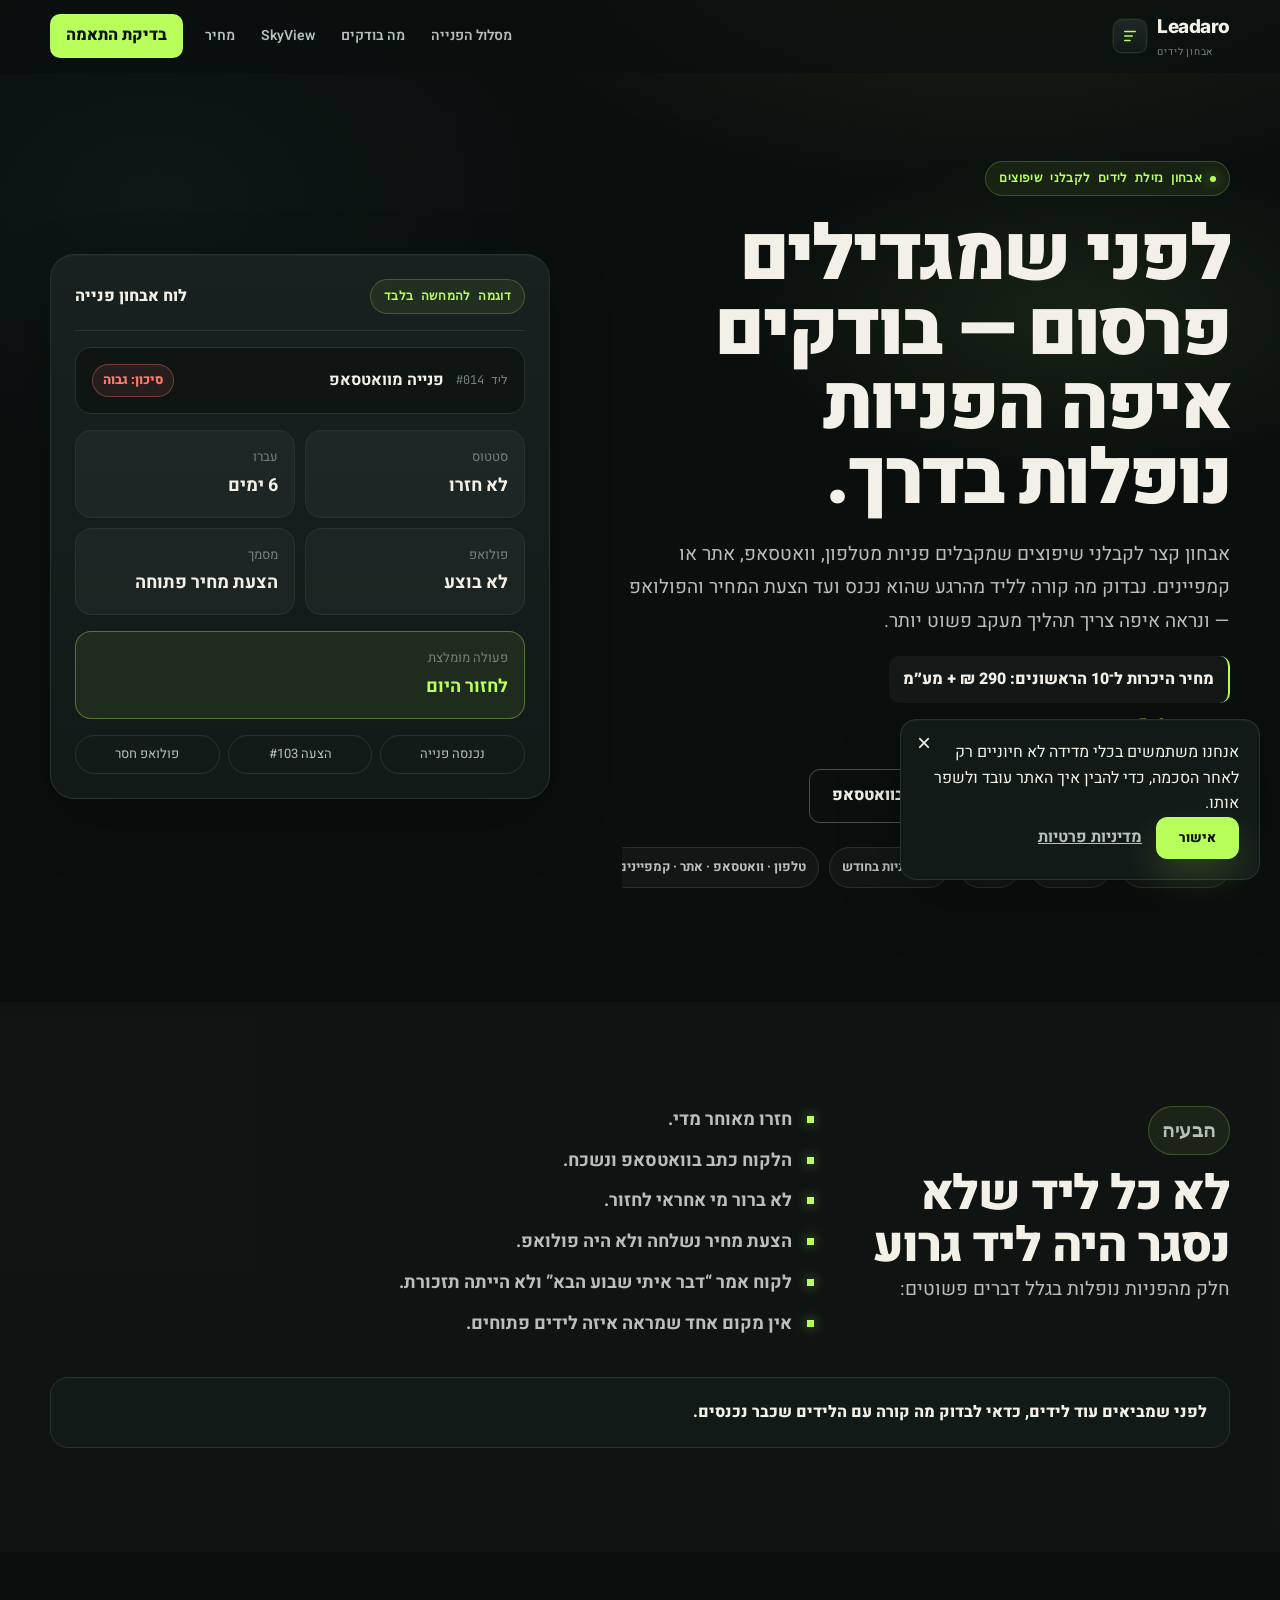
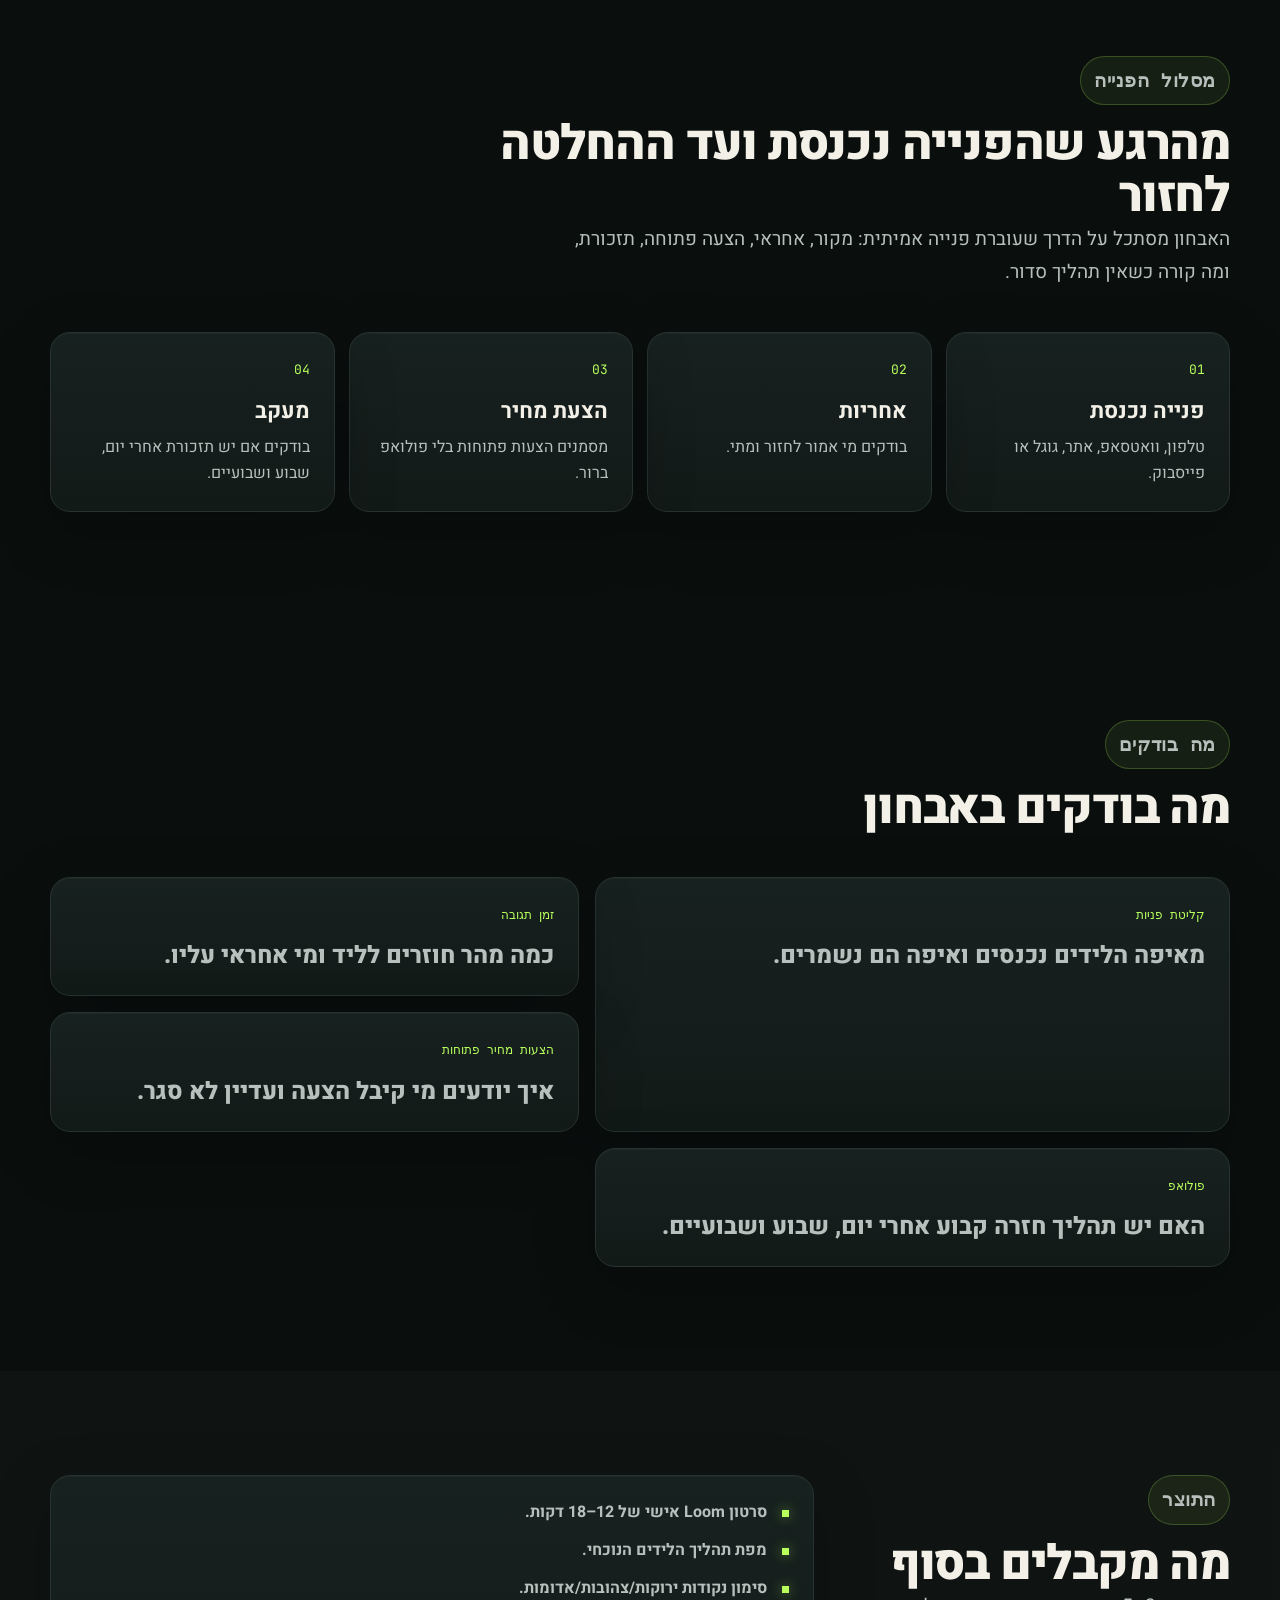
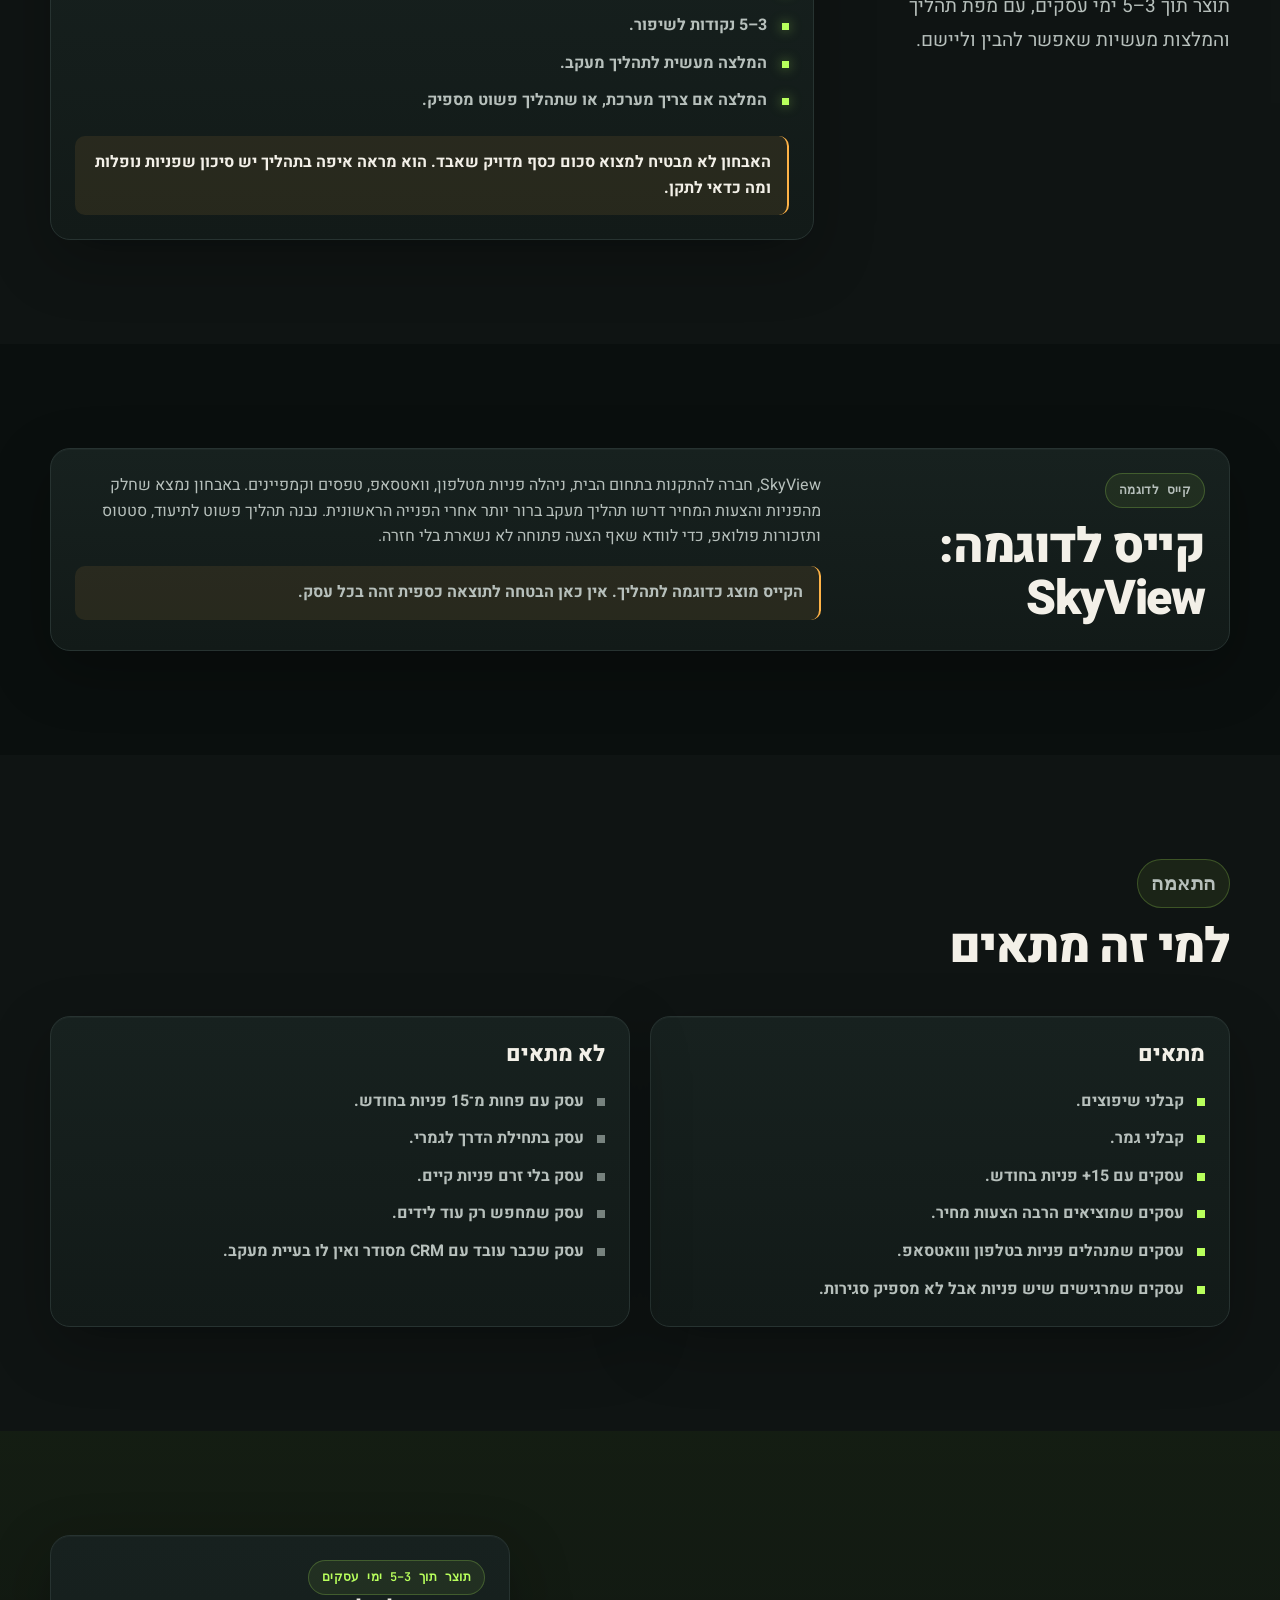
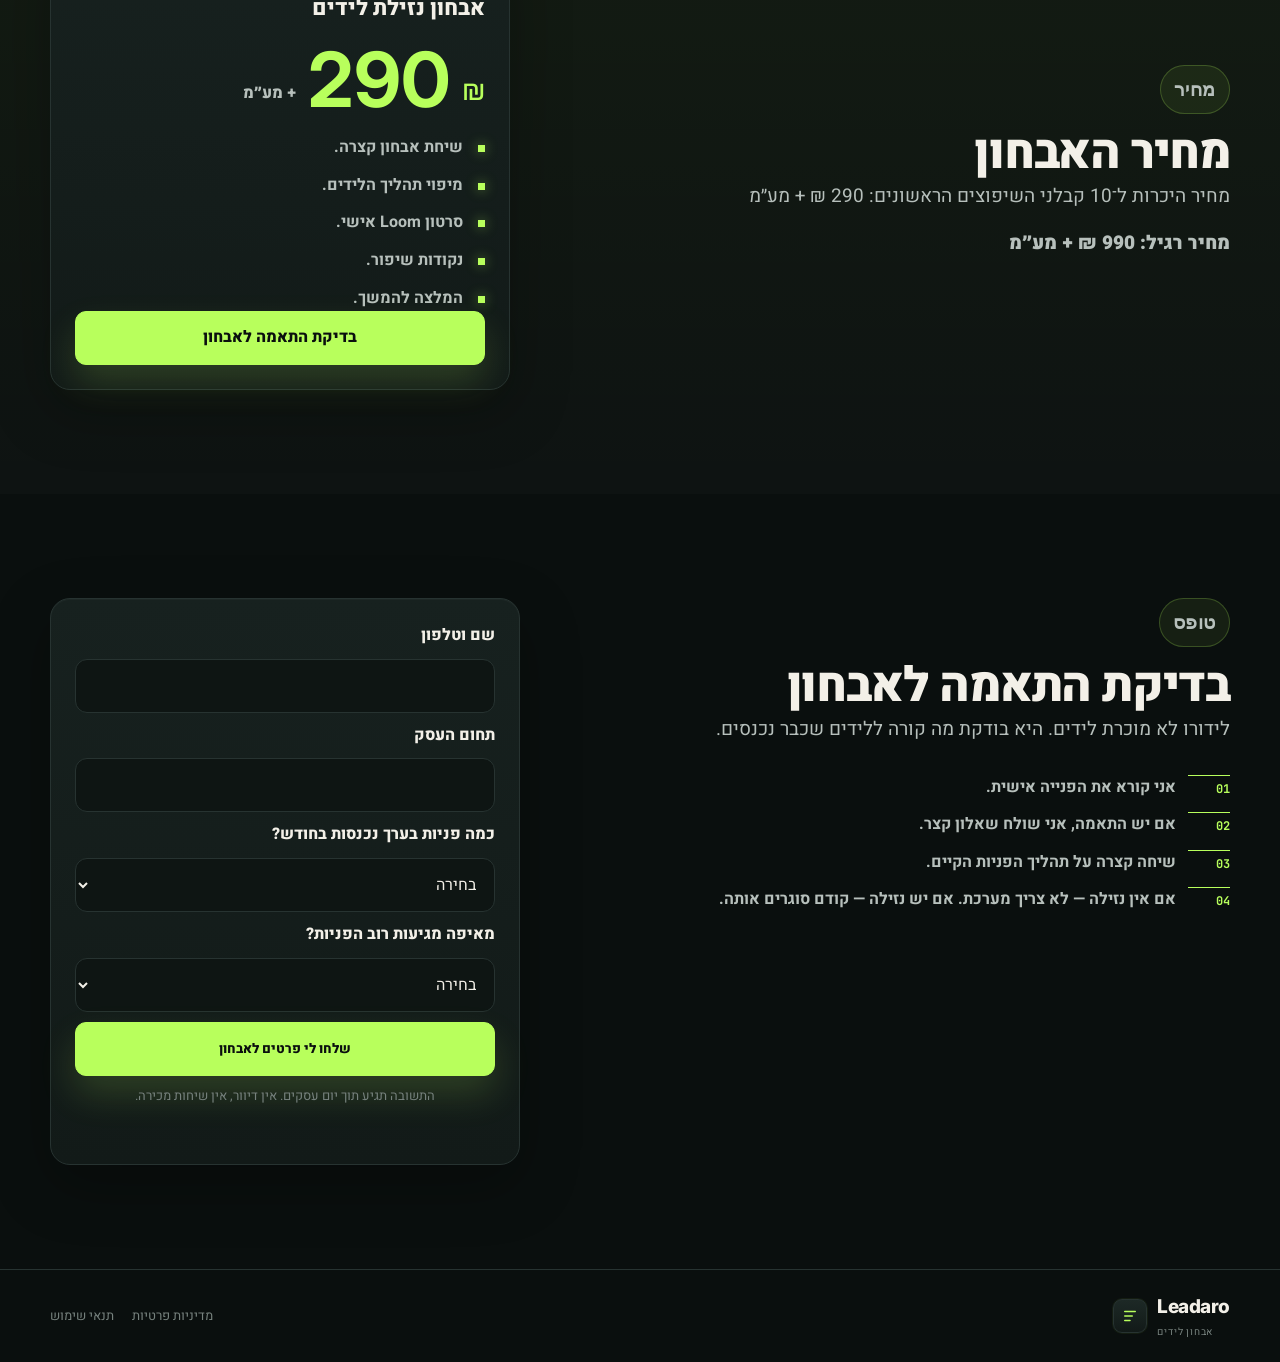
<file: index.html>
<!doctype html>
<html lang="he" dir="rtl">
<head>
  <meta charset="utf-8">
  <meta name="viewport" content="width=device-width, initial-scale=1">
  <title>Leadaro | אבחון נזילת לידים לקבלני שיפוצים</title>
  <meta name="description" content="לפני שמגדילים פרסום — בודקים איפה הפניות נופלות בדרך. אבחון נזילת לידים לקבלני שיפוצים וקבלני גמר בגוש דן.">
  <meta name="theme-color" content="#0A0F0E">
  <link rel="canonical" href="https://leadaro.org/">
  <meta property="og:type" content="website">
  <meta property="og:locale" content="he_IL">
  <meta property="og:title" content="Leadaro | אבחון נזילת לידים לקבלני שיפוצים">
  <meta property="og:description" content="אבחון קצר לקבלני שיפוצים שמקבלים פניות מטלפון, וואטסאפ, אתר או קמפיינים.">
  <meta property="og:url" content="https://leadaro.org/">
  <meta property="og:site_name" content="Leadaro">
  <meta name="twitter:card" content="summary_large_image">
  <link rel="preconnect" href="https://fonts.googleapis.com">
  <link rel="preconnect" href="https://fonts.gstatic.com" crossorigin>
  <link rel="preload" as="style" href="https://fonts.googleapis.com/css2?family=Heebo:wght@700;800;900&display=swap" onload="this.onload=null;this.rel='stylesheet'">
  <noscript><link rel="stylesheet" href="https://fonts.googleapis.com/css2?family=Heebo:wght@700;800;900&display=swap"></noscript>
  <link rel="stylesheet" href="https://fonts.googleapis.com/css2?family=Heebo:wght@400;500;600;700;800;900&family=Inter:wght@500;600;700;800&family=JetBrains+Mono:wght@500;600&display=swap" media="print" onload="this.media='all'">
  <noscript><link rel="stylesheet" href="https://fonts.googleapis.com/css2?family=Heebo:wght@400;500;600;700;800;900&family=Inter:wght@500;600;700;800&family=JetBrains+Mono:wght@500;600&display=swap"></noscript>
  <link rel="icon" href="data:image/svg+xml,%3Csvg xmlns='http://www.w3.org/2000/svg'/%3E">
  <link rel="stylesheet" href="/styles.css">
  <script type="application/ld+json">
  {
    "@context": "https://schema.org",
    "@type": "Service",
    "name": "אבחון נזילת לידים לקבלני שיפוצים",
    "provider": {
      "@type": "Organization",
      "name": "Leadaro",
      "url": "https://leadaro.org/"
    },
    "areaServed": {
      "@type": "AdministrativeArea",
      "name": "גוש דן"
    },
    "audience": {
      "@type": "Audience",
      "audienceType": "קבלני שיפוצים וקבלני גמר שמקבלים 15+ פניות בחודש"
    },
    "description": "אבחון ממוקד שבודק מה קורה לליד מהרגע שהוא נכנס ועד הצעת המחיר והפולואפ.",
    "offers": {
      "@type": "Offer",
      "price": "290",
      "priceCurrency": "ILS",
      "availability": "https://schema.org/LimitedAvailability",
      "url": "https://leadaro.org/lead-audit/"
    }
  }
  </script>
</head>
<body>
  <a class="skip-link" href="#contact">דלג לטופס</a>

  <header class="site-header" data-header>
    <div class="container header-row">
      <a class="logo" href="/lead-audit/#hero" aria-label="Leadaro — אבחון נזילת לידים">
        <span class="logo__mark" aria-hidden="true">
          <svg viewBox="0 0 24 24" focusable="false">
            <path d="M5 6h14M5 12h10M5 18h7" fill="none" stroke="currentColor" stroke-width="2" stroke-linecap="round"/>
          </svg>
        </span>
        <span class="logo__text">
          <bdi class="logo__wordmark">Leadaro</bdi>
          <span class="logo__tag">אבחון לידים</span>
        </span>
      </a>
      <button class="menu-toggle" type="button" data-menu-toggle aria-expanded="false" aria-controls="primary-nav">
        <span></span><span></span><span></span>
        <span class="visually-hidden">פתיחת תפריט</span>
      </button>
      <nav class="nav-links" id="primary-nav" data-nav aria-label="ניווט ראשי">
        <a href="#journey">מסלול הפנייה</a>
        <a href="#check">מה בודקים</a>
        <a href="#case">SkyView</a>
        <a href="#pricing">מחיר</a>
      </nav>
      <a class="header-cta" href="#contact" data-primary-cta data-location="nav">בדיקת התאמה</a>
    </div>
  </header>

  <main>
    <section class="hero" id="hero">
      <div class="grid-bg" aria-hidden="true"></div>
      <div class="container hero-grid">
        <div class="hero-copy">
          <p class="eyebrow">אבחון נזילת לידים לקבלני שיפוצים</p>
          <h1>לפני שמגדילים פרסום — בודקים איפה הפניות נופלות בדרך.</h1>
          <p class="hero-subtitle">אבחון קצר לקבלני שיפוצים שמקבלים פניות מטלפון, וואטסאפ, אתר או קמפיינים. נבדוק מה קורה לליד מהרגע שהוא נכנס ועד הצעת המחיר והפולואפ — ונראה איפה צריך תהליך מעקב פשוט יותר.</p>
          <p class="hero-scope">מחיר היכרות ל־10 הראשונים: 290 ₪ + מע״מ</p>
          <p class="delivery-note">תוצר תוך 3–5 ימי עסקים</p>
          <div class="cta-row">
            <a class="button button-primary" href="#contact" data-primary-cta data-location="hero">בדיקת התאמה לאבחון</a>
            <a class="button button-secondary" href="#" data-whatsapp-link data-location="hero">שאלה קצרה בוואטסאפ</a>
          </div>
          <div class="trust-strip" aria-label="מאפייני האבחון">
            <span>קבלני שיפוצים</span>
            <span>קבלני גמר</span>
            <span>גוש דן</span>
            <span>15+ פניות בחודש</span>
            <span>טלפון · וואטסאפ · אתר · קמפיינים</span>
          </div>
        </div>

        <aside class="audit-console" aria-label="דוגמה להמחשה של אבחון נזילת לידים">
          <div class="console-top">
            <span class="demo-badge">דוגמה להמחשה בלבד</span>
            <span class="console-title">לוח אבחון פנייה</span>
          </div>
          <div class="demo-lead">
            <span class="lead-id">ליד #014</span>
            <strong>פנייה מוואטסאפ</strong>
            <span class="risk-high">סיכון: גבוה</span>
          </div>
          <div class="status-grid">
            <div>
              <span>סטטוס</span>
              <strong>לא חזרו</strong>
            </div>
            <div>
              <span>עברו</span>
              <strong>6 ימים</strong>
            </div>
            <div>
              <span>פולואפ</span>
              <strong>לא בוצע</strong>
            </div>
            <div>
              <span>מסמך</span>
              <strong>הצעת מחיר פתוחה</strong>
            </div>
          </div>
          <div class="action-card">
            <span>פעולה מומלצת</span>
            <strong>לחזור היום</strong>
          </div>
          <div class="mini-pipeline" aria-hidden="true">
            <span>נכנסה פנייה</span>
            <span>הצעה #103</span>
            <span>פולואפ חסר</span>
          </div>
        </aside>
      </div>
    </section>

    <section class="section problem" id="problem">
      <div class="container split-grid">
        <div class="section-copy">
          <p class="section-kicker">הבעיה</p>
          <h2>לא כל ליד שלא נסגר היה ליד גרוע</h2>
          <p>חלק מהפניות נופלות בגלל דברים פשוטים:</p>
        </div>
        <ul class="audit-list problem-list">
          <li>חזרו מאוחר מדי.</li>
          <li>הלקוח כתב בוואטסאפ ונשכח.</li>
          <li>לא ברור מי אחראי לחזור.</li>
          <li>הצעת מחיר נשלחה ולא היה פולואפ.</li>
          <li>לקוח אמר “דבר איתי שבוע הבא” ולא הייתה תזכורת.</li>
          <li>אין מקום אחד שמראה איזה לידים פתוחים.</li>
        </ul>
      </div>
      <div class="container closing-note">לפני שמביאים עוד לידים, כדאי לבדוק מה קורה עם הלידים שכבר נכנסים.</div>
    </section>

    <section class="section journey" id="journey">
      <div class="container">
        <div class="section-head">
          <p class="section-kicker">מסלול הפנייה</p>
          <h2>מהרגע שהפנייה נכנסת ועד ההחלטה לחזור</h2>
          <p>האבחון מסתכל על הדרך שעוברת פנייה אמיתית: מקור, אחראי, הצעה פתוחה, תזכורת, ומה קורה כשאין תהליך סדור.</p>
        </div>
        <div class="pipeline">
          <article><span>01</span><strong>פנייה נכנסת</strong><p>טלפון, וואטסאפ, אתר, גוגל או פייסבוק.</p></article>
          <article><span>02</span><strong>אחריות</strong><p>בודקים מי אמור לחזור ומתי.</p></article>
          <article><span>03</span><strong>הצעת מחיר</strong><p>מסמנים הצעות פתוחות בלי פולואפ ברור.</p></article>
          <article><span>04</span><strong>מעקב</strong><p>בודקים אם יש תזכורת אחרי יום, שבוע ושבועיים.</p></article>
        </div>
      </div>
    </section>

    <section class="section" id="check">
      <div class="container">
        <div class="section-head">
          <p class="section-kicker">מה בודקים</p>
          <h2>מה בודקים באבחון</h2>
        </div>
        <div class="bento-grid">
          <article>
            <span>קליטת פניות</span>
            <h3>מאיפה הלידים נכנסים ואיפה הם נשמרים.</h3>
          </article>
          <article>
            <span>זמן תגובה</span>
            <h3>כמה מהר חוזרים לליד ומי אחראי עליו.</h3>
          </article>
          <article>
            <span>הצעות מחיר פתוחות</span>
            <h3>איך יודעים מי קיבל הצעה ועדיין לא סגר.</h3>
          </article>
          <article>
            <span>פולואפ</span>
            <h3>האם יש תהליך חזרה קבוע אחרי יום, שבוע ושבועיים.</h3>
          </article>
        </div>
      </div>
    </section>

    <section class="section receives" id="receives">
      <div class="container split-grid">
        <div class="section-copy">
          <p class="section-kicker">התוצר</p>
          <h2>מה מקבלים בסוף</h2>
          <p>תוצר תוך 3–5 ימי עסקים, עם מפת תהליך והמלצות מעשיות שאפשר להבין וליישם.</p>
        </div>
        <div class="report-card">
          <ul class="audit-list">
            <li>סרטון Loom אישי של 12–18 דקות.</li>
            <li>מפת תהליך הלידים הנוכחי.</li>
            <li>סימון נקודות ירוקות/צהובות/אדומות.</li>
            <li>3–5 נקודות לשיפור.</li>
            <li>המלצה מעשית לתהליך מעקב.</li>
            <li>המלצה אם צריך מערכת, או שתהליך פשוט מספיק.</li>
          </ul>
          <p class="disclaimer">האבחון לא מבטיח למצוא סכום כסף מדויק שאבד. הוא מראה איפה בתהליך יש סיכון שפניות נופלות ומה כדאי לתקן.</p>
        </div>
      </div>
    </section>

    <section class="section case" id="case">
      <div class="container case-card">
        <div>
          <p class="section-kicker">קייס לדוגמה</p>
          <h2>קייס לדוגמה: SkyView</h2>
        </div>
        <div>
          <p>SkyView, חברה להתקנות בתחום הבית, ניהלה פניות מטלפון, וואטסאפ, טפסים וקמפיינים. באבחון נמצא שחלק מהפניות והצעות המחיר דרשו תהליך מעקב ברור יותר אחרי הפנייה הראשונית. נבנה תהליך פשוט לתיעוד, סטטוס ותזכורות פולואפ, כדי לוודא שאף הצעה פתוחה לא נשארת בלי חזרה.</p>
          <p class="case-note">הקייס מוצג כדוגמה לתהליך. אין כאן הבטחה לתוצאה כספית זהה בכל עסק.</p>
        </div>
      </div>
    </section>

    <section class="section fit" id="fit">
      <div class="container">
        <div class="section-head">
          <p class="section-kicker">התאמה</p>
          <h2>למי זה מתאים</h2>
        </div>
        <div class="fit-grid">
          <article>
            <h3>מתאים</h3>
            <ul class="fit-list">
              <li>קבלני שיפוצים.</li>
              <li>קבלני גמר.</li>
              <li>עסקים עם 15+ פניות בחודש.</li>
              <li>עסקים שמוציאים הרבה הצעות מחיר.</li>
              <li>עסקים שמנהלים פניות בטלפון ווואטסאפ.</li>
              <li>עסקים שמרגישים שיש פניות אבל לא מספיק סגירות.</li>
            </ul>
          </article>
          <article>
            <h3>לא מתאים</h3>
            <ul class="fit-list quiet">
              <li>עסק עם פחות מ־15 פניות בחודש.</li>
              <li>עסק בתחילת הדרך לגמרי.</li>
              <li>עסק בלי זרם פניות קיים.</li>
              <li>עסק שמחפש רק עוד לידים.</li>
              <li>עסק שכבר עובד עם CRM מסודר ואין לו בעיית מעקב.</li>
            </ul>
          </article>
        </div>
      </div>
    </section>

    <section class="section pricing" id="pricing" data-pricing>
      <div class="container pricing-grid">
        <div class="section-copy">
          <p class="section-kicker">מחיר</p>
          <h2>מחיר האבחון</h2>
          <p>מחיר היכרות ל־10 קבלני השיפוצים הראשונים: 290 ₪ + מע״מ</p>
          <p class="regular-price">מחיר רגיל: 990 ₪ + מע״מ</p>
        </div>
        <article class="pricing-card">
          <span class="demo-badge">תוצר תוך 3–5 ימי עסקים</span>
          <h3>אבחון נזילת לידים</h3>
          <div class="price-line"><span>₪</span><strong>290</strong><em>+ מע״מ</em></div>
          <ul class="audit-list">
            <li>שיחת אבחון קצרה.</li>
            <li>מיפוי תהליך הלידים.</li>
            <li>סרטון Loom אישי.</li>
            <li>נקודות שיפור.</li>
            <li>המלצה להמשך.</li>
          </ul>
          <a class="button button-primary full" href="#contact" data-primary-cta data-location="pricing">בדיקת התאמה לאבחון</a>
        </article>
      </div>
    </section>

    <section class="section contact" id="contact">
      <div class="container contact-grid">
        <div class="section-copy">
          <p class="section-kicker">טופס</p>
          <h2>בדיקת התאמה לאבחון</h2>
          <p>לידורו לא מוכרת לידים. היא בודקת מה קורה ללידים שכבר נכנסים.</p>
          <ol class="contact-steps" aria-label="מה קורה אחרי השארת פרטים">
            <li><span>01</span> אני קורא את הפנייה אישית.</li>
            <li><span>02</span> אם יש התאמה, אני שולח שאלון קצר.</li>
            <li><span>03</span> שיחה קצרה על תהליך הפניות הקיים.</li>
            <li><span>04</span> אם אין נזילה — לא צריך מערכת. אם יש נזילה — קודם סוגרים אותה.</li>
          </ol>
        </div>

        <form class="lead-form" data-lead-form data-success-url="/thank-you/" novalidate>
          <label for="name_phone">שם וטלפון</label>
          <input id="name_phone" name="name_phone" type="text" autocomplete="name tel" required aria-required="true" aria-describedby="form-helper">

          <label for="business_field">תחום העסק</label>
          <input id="business_field" name="business_field" type="text" autocomplete="organization-title" required aria-required="true" aria-describedby="form-helper">

          <label for="monthly_leads">כמה פניות בערך נכנסות בחודש?</label>
          <select id="monthly_leads" name="monthly_leads" required aria-required="true" aria-describedby="form-helper">
            <option value="">בחירה</option>
            <option value="15_30">15–30</option>
            <option value="30_60">30–60</option>
            <option value="60_plus">60+</option>
          </select>

          <label for="main_lead_source">מאיפה מגיעות רוב הפניות?</label>
          <select id="main_lead_source" name="main_lead_source" required aria-required="true" aria-describedby="form-helper">
            <option value="">בחירה</option>
            <option value="phone">טלפון</option>
            <option value="whatsapp">וואטסאפ</option>
            <option value="website">אתר</option>
            <option value="google">גוגל</option>
            <option value="facebook">פייסבוק</option>
            <option value="mixed">כמה מקורות במקביל</option>
          </select>

          <div class="honeypot" hidden aria-hidden="true">
            <label for="website">Website</label>
            <input id="website" name="website" type="text" tabindex="-1" autocomplete="off">
          </div>

          <button class="button button-primary full" type="submit">שלחו לי פרטים לאבחון</button>
          <p class="form-helper" id="form-helper">התשובה תגיע תוך יום עסקים. אין דיוור, אין שיחות מכירה.</p>
          <p class="form-status" data-form-status role="status" aria-live="polite"></p>
        </form>
      </div>
    </section>
  </main>

  <footer class="site-footer">
    <div class="container footer-row">
      <a class="logo logo--footer" href="/lead-audit/#hero" aria-label="Leadaro — אבחון נזילת לידים">
        <span class="logo__mark" aria-hidden="true">
          <svg viewBox="0 0 24 24" focusable="false">
            <path d="M5 6h14M5 12h10M5 18h7" fill="none" stroke="currentColor" stroke-width="2" stroke-linecap="round"/>
          </svg>
        </span>
        <span class="logo__text">
          <bdi class="logo__wordmark">Leadaro</bdi>
          <span class="logo__tag">אבחון לידים</span>
        </span>
      </a>
      <nav aria-label="קישורים משפטיים">
        <a href="/privacy">מדיניות פרטיות</a>
        <a href="/terms">תנאי שימוש</a>
      </nav>
    </div>
  </footer>

  <div class="cookie-banner" data-cookie-banner hidden>
    <button class="cookie-close" type="button" data-cookie-dismiss aria-label="סגירת הודעת עוגיות">×</button>
    <p>אנחנו משתמשים בכלי מדידה לא חיוניים רק לאחר הסכמה, כדי להבין איך האתר עובד ולשפר אותו.</p>
    <div class="cookie-actions">
      <button class="button button-primary" type="button" data-cookie-accept>אישור</button>
      <a href="/privacy">מדיניות פרטיות</a>
    </div>
  </div>

  <a class="sticky-wa" href="#" data-whatsapp-link data-sticky-wa data-location="sticky">WA</a>
  <a class="sticky-mobile-cta" href="#contact" data-sticky-cta data-primary-cta data-location="mobile_sticky">בדיקת התאמה לאבחון</a>

  <script src="/assets/js/config.js"></script>
  <script src="/main.js" defer></script>
</body>
</html>
</file>
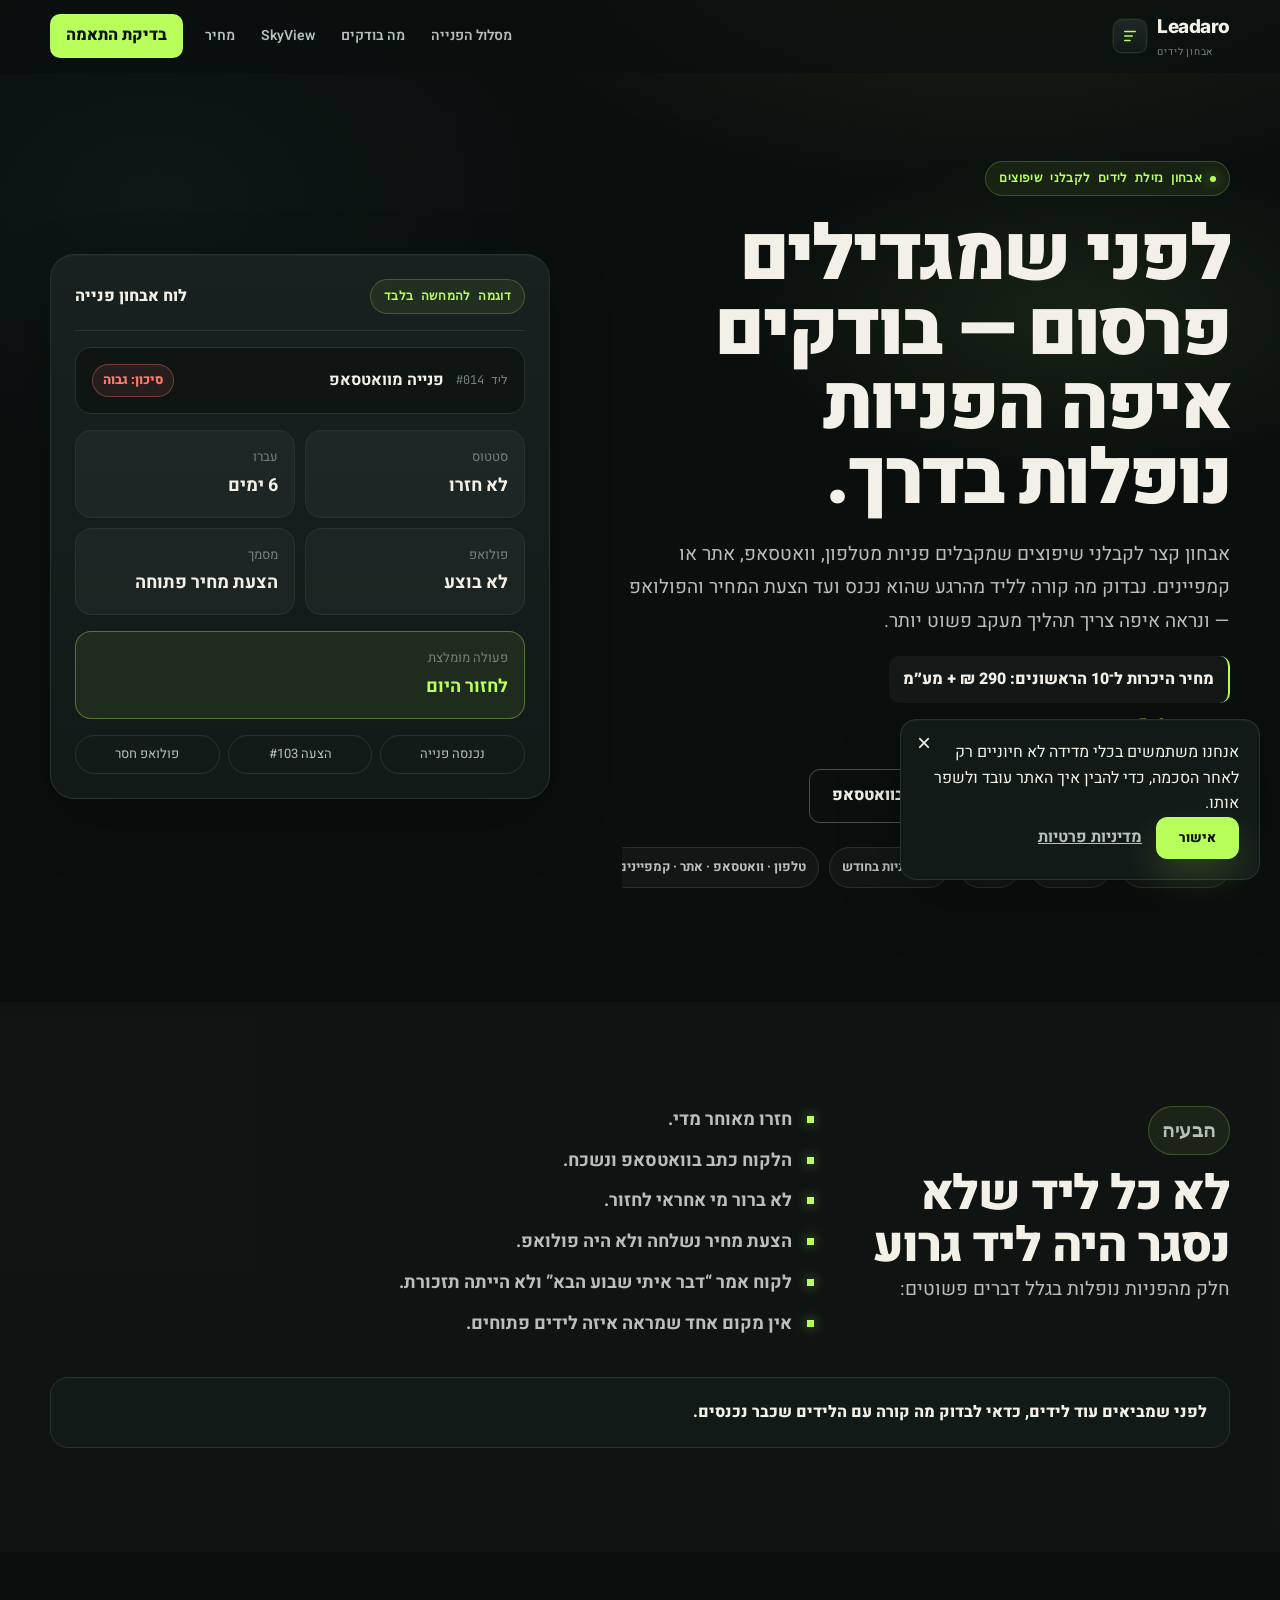
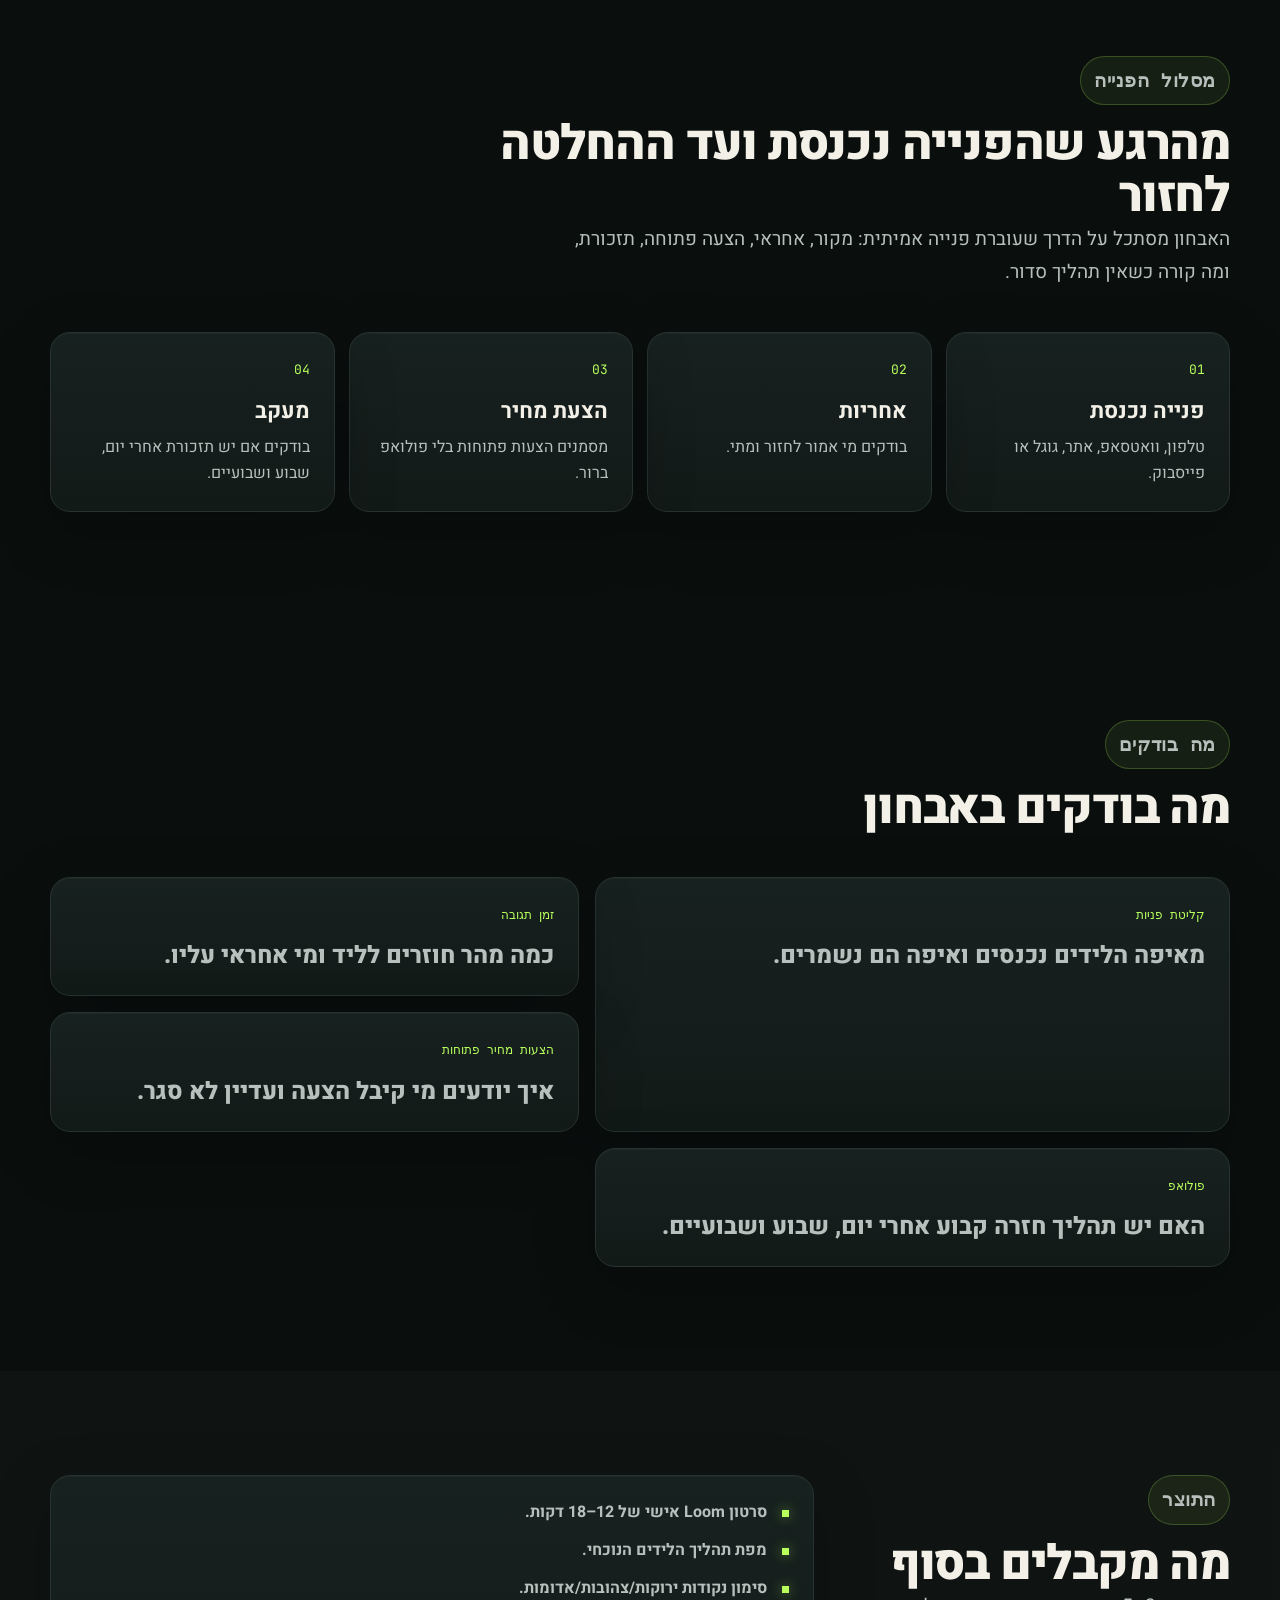
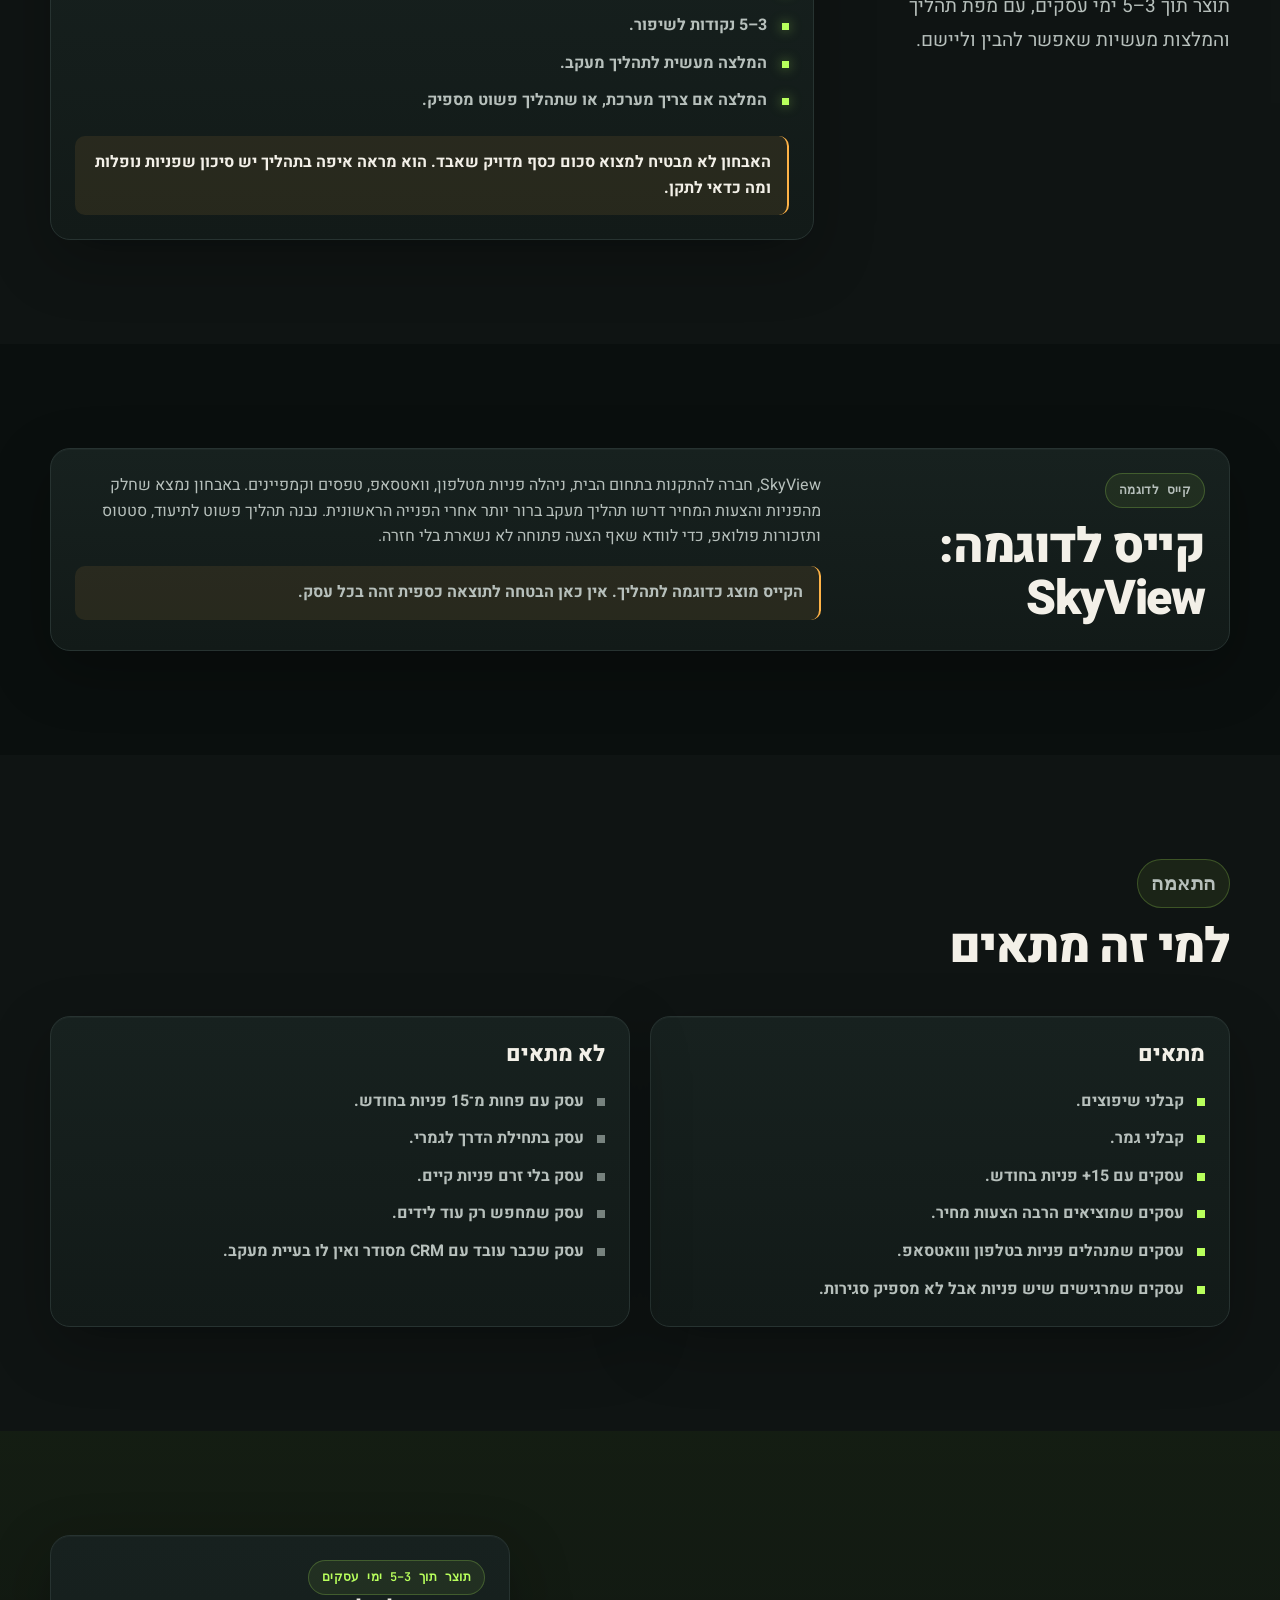
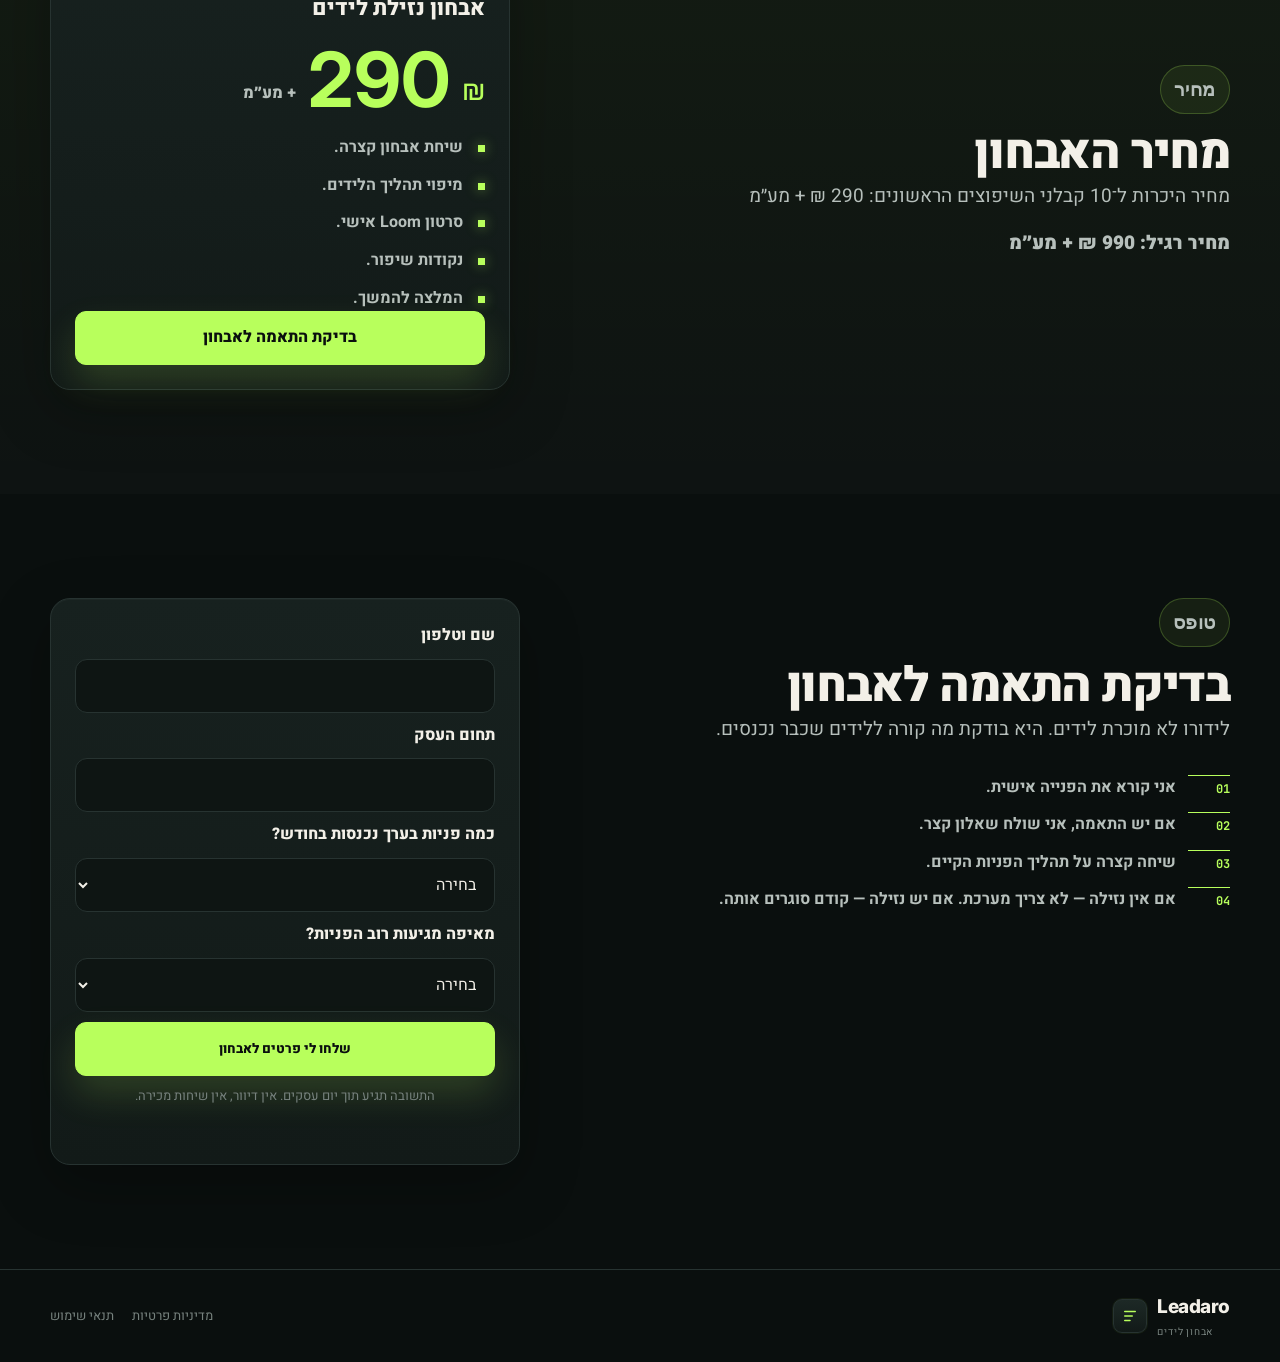
<file: lead-audit/index.html>
<!doctype html>
<html lang="he" dir="rtl">
<head>
  <meta charset="utf-8">
  <meta name="viewport" content="width=device-width, initial-scale=1">
  <title>Leadaro | אבחון נזילת לידים לקבלני שיפוצים</title>
  <meta name="description" content="לפני שמגדילים פרסום — בודקים איפה הפניות נופלות בדרך. אבחון נזילת לידים לקבלני שיפוצים וקבלני גמר בגוש דן.">
  <meta name="theme-color" content="#0A0F0E">
  <link rel="canonical" href="https://leadaro.org/lead-audit/">
  <meta property="og:type" content="website">
  <meta property="og:locale" content="he_IL">
  <meta property="og:title" content="Leadaro | אבחון נזילת לידים לקבלני שיפוצים">
  <meta property="og:description" content="אבחון קצר לקבלני שיפוצים שמקבלים פניות מטלפון, וואטסאפ, אתר או קמפיינים.">
  <meta property="og:url" content="https://leadaro.org/lead-audit/">
  <meta property="og:site_name" content="Leadaro">
  <meta name="twitter:card" content="summary_large_image">
  <link rel="preconnect" href="https://fonts.googleapis.com">
  <link rel="preconnect" href="https://fonts.gstatic.com" crossorigin>
  <link rel="preload" as="style" href="https://fonts.googleapis.com/css2?family=Heebo:wght@700;800;900&display=swap" onload="this.onload=null;this.rel='stylesheet'">
  <noscript><link rel="stylesheet" href="https://fonts.googleapis.com/css2?family=Heebo:wght@700;800;900&display=swap"></noscript>
  <link rel="stylesheet" href="https://fonts.googleapis.com/css2?family=Heebo:wght@400;500;600;700;800;900&family=Inter:wght@500;600;700;800&family=JetBrains+Mono:wght@500;600&display=swap" media="print" onload="this.media='all'">
  <noscript><link rel="stylesheet" href="https://fonts.googleapis.com/css2?family=Heebo:wght@400;500;600;700;800;900&family=Inter:wght@500;600;700;800&family=JetBrains+Mono:wght@500;600&display=swap"></noscript>
  <link rel="icon" href="data:image/svg+xml,%3Csvg xmlns='http://www.w3.org/2000/svg'/%3E">
  <link rel="stylesheet" href="/styles.css">
  <script type="application/ld+json">
  {
    "@context": "https://schema.org",
    "@type": "Service",
    "name": "אבחון נזילת לידים לקבלני שיפוצים",
    "provider": {
      "@type": "Organization",
      "name": "Leadaro",
      "url": "https://leadaro.org/"
    },
    "areaServed": {
      "@type": "AdministrativeArea",
      "name": "גוש דן"
    },
    "audience": {
      "@type": "Audience",
      "audienceType": "קבלני שיפוצים וקבלני גמר שמקבלים 15+ פניות בחודש"
    },
    "description": "אבחון ממוקד שבודק מה קורה לליד מהרגע שהוא נכנס ועד הצעת המחיר והפולואפ.",
    "offers": {
      "@type": "Offer",
      "price": "290",
      "priceCurrency": "ILS",
      "availability": "https://schema.org/LimitedAvailability",
      "url": "https://leadaro.org/lead-audit/"
    }
  }
  </script>
</head>
<body>
  <a class="skip-link" href="#contact">דלג לטופס</a>

  <header class="site-header" data-header>
    <div class="container header-row">
      <a class="logo" href="/lead-audit/#hero" aria-label="Leadaro — אבחון נזילת לידים">
        <span class="logo__mark" aria-hidden="true">
          <svg viewBox="0 0 24 24" focusable="false">
            <path d="M5 6h14M5 12h10M5 18h7" fill="none" stroke="currentColor" stroke-width="2" stroke-linecap="round"/>
          </svg>
        </span>
        <span class="logo__text">
          <bdi class="logo__wordmark">Leadaro</bdi>
          <span class="logo__tag">אבחון לידים</span>
        </span>
      </a>
      <button class="menu-toggle" type="button" data-menu-toggle aria-expanded="false" aria-controls="primary-nav">
        <span></span><span></span><span></span>
        <span class="visually-hidden">פתיחת תפריט</span>
      </button>
      <nav class="nav-links" id="primary-nav" data-nav aria-label="ניווט ראשי">
        <a href="#journey">מסלול הפנייה</a>
        <a href="#check">מה בודקים</a>
        <a href="#case">SkyView</a>
        <a href="#pricing">מחיר</a>
      </nav>
      <a class="header-cta" href="#contact" data-primary-cta data-location="nav">בדיקת התאמה</a>
    </div>
  </header>

  <main>
    <section class="hero" id="hero">
      <div class="grid-bg" aria-hidden="true"></div>
      <div class="container hero-grid">
        <div class="hero-copy">
          <p class="eyebrow">אבחון נזילת לידים לקבלני שיפוצים</p>
          <h1>לפני שמגדילים פרסום — בודקים איפה הפניות נופלות בדרך.</h1>
          <p class="hero-subtitle">אבחון קצר לקבלני שיפוצים שמקבלים פניות מטלפון, וואטסאפ, אתר או קמפיינים. נבדוק מה קורה לליד מהרגע שהוא נכנס ועד הצעת המחיר והפולואפ — ונראה איפה צריך תהליך מעקב פשוט יותר.</p>
          <p class="hero-scope">מחיר היכרות ל־10 הראשונים: 290 ₪ + מע״מ</p>
          <p class="delivery-note">תוצר תוך 3–5 ימי עסקים</p>
          <div class="cta-row">
            <a class="button button-primary" href="#contact" data-primary-cta data-location="hero">בדיקת התאמה לאבחון</a>
            <a class="button button-secondary" href="#" data-whatsapp-link data-location="hero">שאלה קצרה בוואטסאפ</a>
          </div>
          <div class="trust-strip" aria-label="מאפייני האבחון">
            <span>קבלני שיפוצים</span>
            <span>קבלני גמר</span>
            <span>גוש דן</span>
            <span>15+ פניות בחודש</span>
            <span>טלפון · וואטסאפ · אתר · קמפיינים</span>
          </div>
        </div>

        <aside class="audit-console" aria-label="דוגמה להמחשה של אבחון נזילת לידים">
          <div class="console-top">
            <span class="demo-badge">דוגמה להמחשה בלבד</span>
            <span class="console-title">לוח אבחון פנייה</span>
          </div>
          <div class="demo-lead">
            <span class="lead-id">ליד #014</span>
            <strong>פנייה מוואטסאפ</strong>
            <span class="risk-high">סיכון: גבוה</span>
          </div>
          <div class="status-grid">
            <div>
              <span>סטטוס</span>
              <strong>לא חזרו</strong>
            </div>
            <div>
              <span>עברו</span>
              <strong>6 ימים</strong>
            </div>
            <div>
              <span>פולואפ</span>
              <strong>לא בוצע</strong>
            </div>
            <div>
              <span>מסמך</span>
              <strong>הצעת מחיר פתוחה</strong>
            </div>
          </div>
          <div class="action-card">
            <span>פעולה מומלצת</span>
            <strong>לחזור היום</strong>
          </div>
          <div class="mini-pipeline" aria-hidden="true">
            <span>נכנסה פנייה</span>
            <span>הצעה #103</span>
            <span>פולואפ חסר</span>
          </div>
        </aside>
      </div>
    </section>

    <section class="section problem" id="problem">
      <div class="container split-grid">
        <div class="section-copy">
          <p class="section-kicker">הבעיה</p>
          <h2>לא כל ליד שלא נסגר היה ליד גרוע</h2>
          <p>חלק מהפניות נופלות בגלל דברים פשוטים:</p>
        </div>
        <ul class="audit-list problem-list">
          <li>חזרו מאוחר מדי.</li>
          <li>הלקוח כתב בוואטסאפ ונשכח.</li>
          <li>לא ברור מי אחראי לחזור.</li>
          <li>הצעת מחיר נשלחה ולא היה פולואפ.</li>
          <li>לקוח אמר “דבר איתי שבוע הבא” ולא הייתה תזכורת.</li>
          <li>אין מקום אחד שמראה איזה לידים פתוחים.</li>
        </ul>
      </div>
      <div class="container closing-note">לפני שמביאים עוד לידים, כדאי לבדוק מה קורה עם הלידים שכבר נכנסים.</div>
    </section>

    <section class="section journey" id="journey">
      <div class="container">
        <div class="section-head">
          <p class="section-kicker">מסלול הפנייה</p>
          <h2>מהרגע שהפנייה נכנסת ועד ההחלטה לחזור</h2>
          <p>האבחון מסתכל על הדרך שעוברת פנייה אמיתית: מקור, אחראי, הצעה פתוחה, תזכורת, ומה קורה כשאין תהליך סדור.</p>
        </div>
        <div class="pipeline">
          <article><span>01</span><strong>פנייה נכנסת</strong><p>טלפון, וואטסאפ, אתר, גוגל או פייסבוק.</p></article>
          <article><span>02</span><strong>אחריות</strong><p>בודקים מי אמור לחזור ומתי.</p></article>
          <article><span>03</span><strong>הצעת מחיר</strong><p>מסמנים הצעות פתוחות בלי פולואפ ברור.</p></article>
          <article><span>04</span><strong>מעקב</strong><p>בודקים אם יש תזכורת אחרי יום, שבוע ושבועיים.</p></article>
        </div>
      </div>
    </section>

    <section class="section" id="check">
      <div class="container">
        <div class="section-head">
          <p class="section-kicker">מה בודקים</p>
          <h2>מה בודקים באבחון</h2>
        </div>
        <div class="bento-grid">
          <article>
            <span>קליטת פניות</span>
            <h3>מאיפה הלידים נכנסים ואיפה הם נשמרים.</h3>
          </article>
          <article>
            <span>זמן תגובה</span>
            <h3>כמה מהר חוזרים לליד ומי אחראי עליו.</h3>
          </article>
          <article>
            <span>הצעות מחיר פתוחות</span>
            <h3>איך יודעים מי קיבל הצעה ועדיין לא סגר.</h3>
          </article>
          <article>
            <span>פולואפ</span>
            <h3>האם יש תהליך חזרה קבוע אחרי יום, שבוע ושבועיים.</h3>
          </article>
        </div>
      </div>
    </section>

    <section class="section receives" id="receives">
      <div class="container split-grid">
        <div class="section-copy">
          <p class="section-kicker">התוצר</p>
          <h2>מה מקבלים בסוף</h2>
          <p>תוצר תוך 3–5 ימי עסקים, עם מפת תהליך והמלצות מעשיות שאפשר להבין וליישם.</p>
        </div>
        <div class="report-card">
          <ul class="audit-list">
            <li>סרטון Loom אישי של 12–18 דקות.</li>
            <li>מפת תהליך הלידים הנוכחי.</li>
            <li>סימון נקודות ירוקות/צהובות/אדומות.</li>
            <li>3–5 נקודות לשיפור.</li>
            <li>המלצה מעשית לתהליך מעקב.</li>
            <li>המלצה אם צריך מערכת, או שתהליך פשוט מספיק.</li>
          </ul>
          <p class="disclaimer">האבחון לא מבטיח למצוא סכום כסף מדויק שאבד. הוא מראה איפה בתהליך יש סיכון שפניות נופלות ומה כדאי לתקן.</p>
        </div>
      </div>
    </section>

    <section class="section case" id="case">
      <div class="container case-card">
        <div>
          <p class="section-kicker">קייס לדוגמה</p>
          <h2>קייס לדוגמה: SkyView</h2>
        </div>
        <div>
          <p>SkyView, חברה להתקנות בתחום הבית, ניהלה פניות מטלפון, וואטסאפ, טפסים וקמפיינים. באבחון נמצא שחלק מהפניות והצעות המחיר דרשו תהליך מעקב ברור יותר אחרי הפנייה הראשונית. נבנה תהליך פשוט לתיעוד, סטטוס ותזכורות פולואפ, כדי לוודא שאף הצעה פתוחה לא נשארת בלי חזרה.</p>
          <p class="case-note">הקייס מוצג כדוגמה לתהליך. אין כאן הבטחה לתוצאה כספית זהה בכל עסק.</p>
        </div>
      </div>
    </section>

    <section class="section fit" id="fit">
      <div class="container">
        <div class="section-head">
          <p class="section-kicker">התאמה</p>
          <h2>למי זה מתאים</h2>
        </div>
        <div class="fit-grid">
          <article>
            <h3>מתאים</h3>
            <ul class="fit-list">
              <li>קבלני שיפוצים.</li>
              <li>קבלני גמר.</li>
              <li>עסקים עם 15+ פניות בחודש.</li>
              <li>עסקים שמוציאים הרבה הצעות מחיר.</li>
              <li>עסקים שמנהלים פניות בטלפון ווואטסאפ.</li>
              <li>עסקים שמרגישים שיש פניות אבל לא מספיק סגירות.</li>
            </ul>
          </article>
          <article>
            <h3>לא מתאים</h3>
            <ul class="fit-list quiet">
              <li>עסק עם פחות מ־15 פניות בחודש.</li>
              <li>עסק בתחילת הדרך לגמרי.</li>
              <li>עסק בלי זרם פניות קיים.</li>
              <li>עסק שמחפש רק עוד לידים.</li>
              <li>עסק שכבר עובד עם CRM מסודר ואין לו בעיית מעקב.</li>
            </ul>
          </article>
        </div>
      </div>
    </section>

    <section class="section pricing" id="pricing" data-pricing>
      <div class="container pricing-grid">
        <div class="section-copy">
          <p class="section-kicker">מחיר</p>
          <h2>מחיר האבחון</h2>
          <p>מחיר היכרות ל־10 קבלני השיפוצים הראשונים: 290 ₪ + מע״מ</p>
          <p class="regular-price">מחיר רגיל: 990 ₪ + מע״מ</p>
        </div>
        <article class="pricing-card">
          <span class="demo-badge">תוצר תוך 3–5 ימי עסקים</span>
          <h3>אבחון נזילת לידים</h3>
          <div class="price-line"><span>₪</span><strong>290</strong><em>+ מע״מ</em></div>
          <ul class="audit-list">
            <li>שיחת אבחון קצרה.</li>
            <li>מיפוי תהליך הלידים.</li>
            <li>סרטון Loom אישי.</li>
            <li>נקודות שיפור.</li>
            <li>המלצה להמשך.</li>
          </ul>
          <a class="button button-primary full" href="#contact" data-primary-cta data-location="pricing">בדיקת התאמה לאבחון</a>
        </article>
      </div>
    </section>

    <section class="section contact" id="contact">
      <div class="container contact-grid">
        <div class="section-copy">
          <p class="section-kicker">טופס</p>
          <h2>בדיקת התאמה לאבחון</h2>
          <p>לידורו לא מוכרת לידים. היא בודקת מה קורה ללידים שכבר נכנסים.</p>
          <ol class="contact-steps" aria-label="מה קורה אחרי השארת פרטים">
            <li><span>01</span> אני קורא את הפנייה אישית.</li>
            <li><span>02</span> אם יש התאמה, אני שולח שאלון קצר.</li>
            <li><span>03</span> שיחה קצרה על תהליך הפניות הקיים.</li>
            <li><span>04</span> אם אין נזילה — לא צריך מערכת. אם יש נזילה — קודם סוגרים אותה.</li>
          </ol>
        </div>

        <form class="lead-form" data-lead-form data-success-url="/thank-you/" novalidate>
          <label for="name_phone">שם וטלפון</label>
          <input id="name_phone" name="name_phone" type="text" autocomplete="name tel" required aria-required="true" aria-describedby="form-helper">

          <label for="business_field">תחום העסק</label>
          <input id="business_field" name="business_field" type="text" autocomplete="organization-title" required aria-required="true" aria-describedby="form-helper">

          <label for="monthly_leads">כמה פניות בערך נכנסות בחודש?</label>
          <select id="monthly_leads" name="monthly_leads" required aria-required="true" aria-describedby="form-helper">
            <option value="">בחירה</option>
            <option value="15_30">15–30</option>
            <option value="30_60">30–60</option>
            <option value="60_plus">60+</option>
          </select>

          <label for="main_lead_source">מאיפה מגיעות רוב הפניות?</label>
          <select id="main_lead_source" name="main_lead_source" required aria-required="true" aria-describedby="form-helper">
            <option value="">בחירה</option>
            <option value="phone">טלפון</option>
            <option value="whatsapp">וואטסאפ</option>
            <option value="website">אתר</option>
            <option value="google">גוגל</option>
            <option value="facebook">פייסבוק</option>
            <option value="mixed">כמה מקורות במקביל</option>
          </select>

          <div class="honeypot" hidden aria-hidden="true">
            <label for="website">Website</label>
            <input id="website" name="website" type="text" tabindex="-1" autocomplete="off">
          </div>

          <button class="button button-primary full" type="submit">שלחו לי פרטים לאבחון</button>
          <p class="form-helper" id="form-helper">התשובה תגיע תוך יום עסקים. אין דיוור, אין שיחות מכירה.</p>
          <p class="form-status" data-form-status role="status" aria-live="polite"></p>
        </form>
      </div>
    </section>
  </main>

  <footer class="site-footer">
    <div class="container footer-row">
      <a class="logo logo--footer" href="/lead-audit/#hero" aria-label="Leadaro — אבחון נזילת לידים">
        <span class="logo__mark" aria-hidden="true">
          <svg viewBox="0 0 24 24" focusable="false">
            <path d="M5 6h14M5 12h10M5 18h7" fill="none" stroke="currentColor" stroke-width="2" stroke-linecap="round"/>
          </svg>
        </span>
        <span class="logo__text">
          <bdi class="logo__wordmark">Leadaro</bdi>
          <span class="logo__tag">אבחון לידים</span>
        </span>
      </a>
      <nav aria-label="קישורים משפטיים">
        <a href="/privacy">מדיניות פרטיות</a>
        <a href="/terms">תנאי שימוש</a>
      </nav>
    </div>
  </footer>

  <div class="cookie-banner" data-cookie-banner hidden>
    <button class="cookie-close" type="button" data-cookie-dismiss aria-label="סגירת הודעת עוגיות">×</button>
    <p>אנחנו משתמשים בכלי מדידה לא חיוניים רק לאחר הסכמה, כדי להבין איך האתר עובד ולשפר אותו.</p>
    <div class="cookie-actions">
      <button class="button button-primary" type="button" data-cookie-accept>אישור</button>
      <a href="/privacy">מדיניות פרטיות</a>
    </div>
  </div>

  <a class="sticky-wa" href="#" data-whatsapp-link data-sticky-wa data-location="sticky">WA</a>
  <a class="sticky-mobile-cta" href="#contact" data-sticky-cta data-primary-cta data-location="mobile_sticky">בדיקת התאמה לאבחון</a>

  <script src="/assets/js/config.js"></script>
  <script src="/main.js" defer></script>
</body>
</html>
</file>
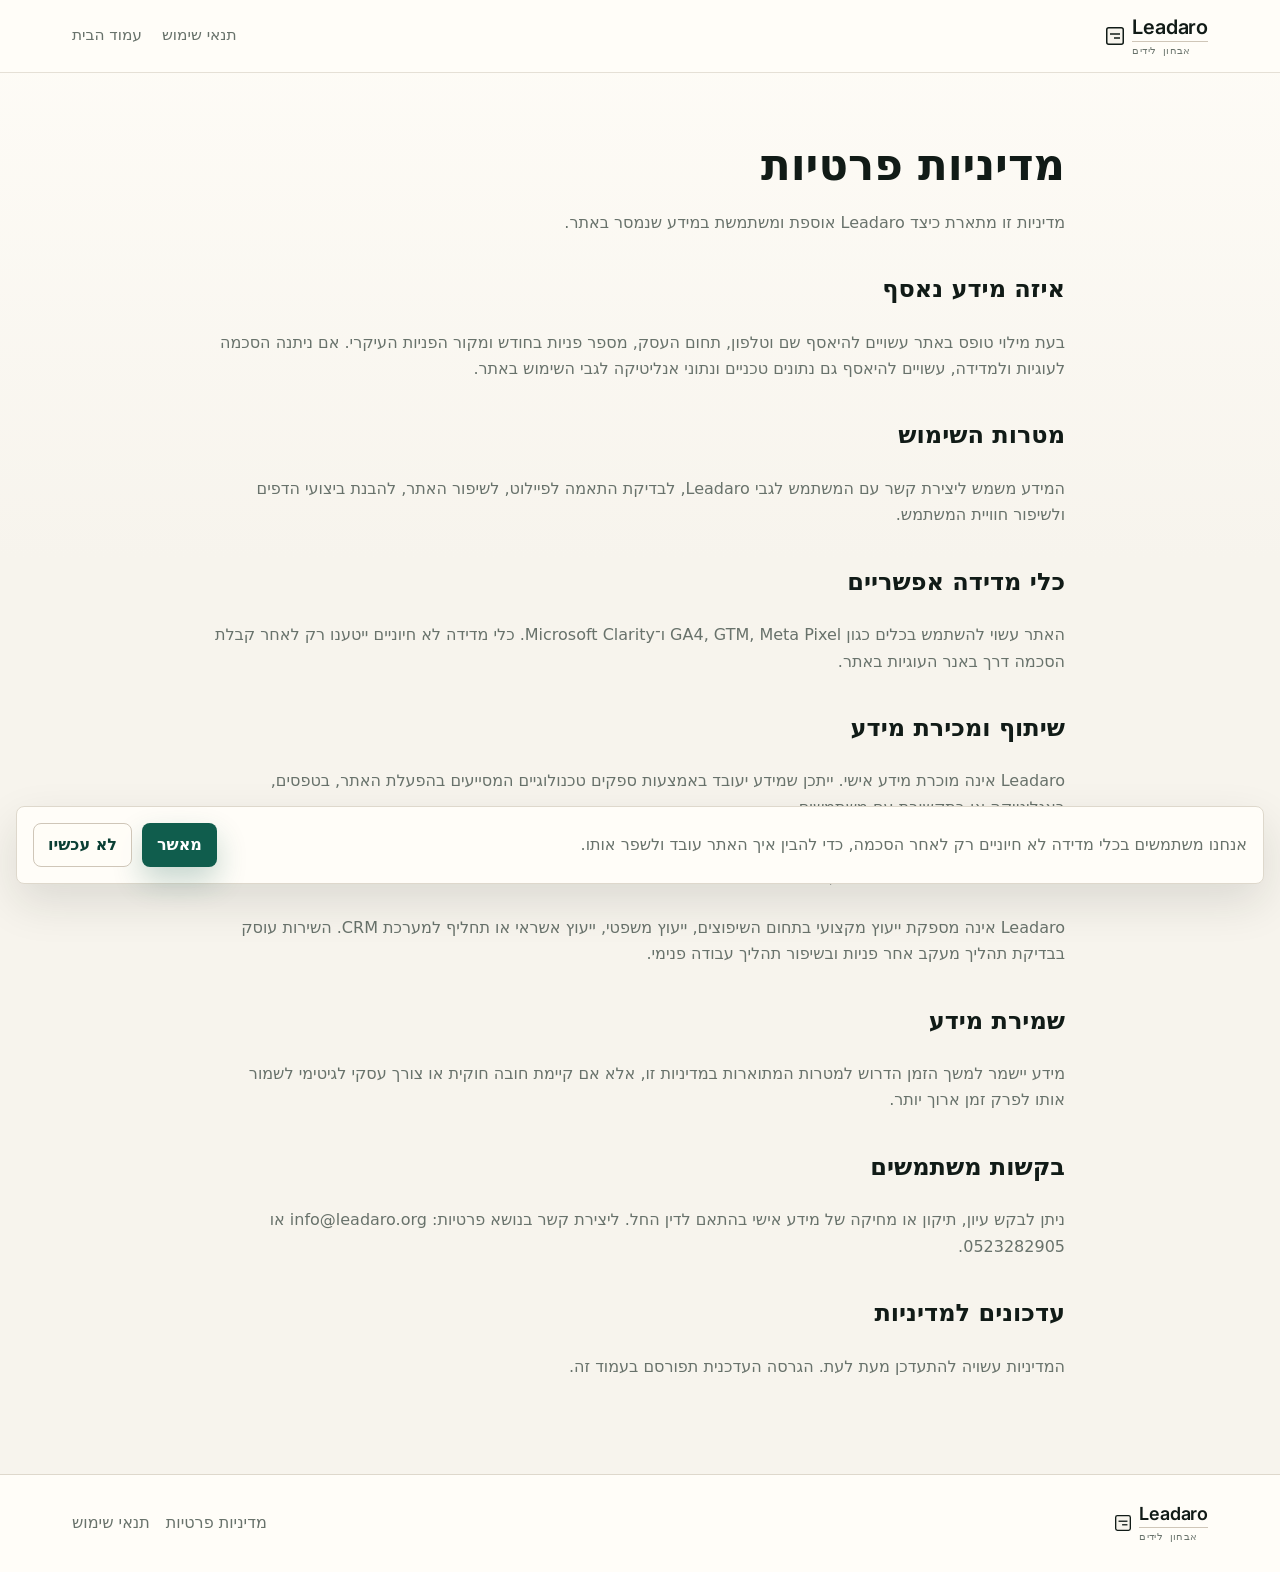
<file: privacy/index.html>
<!doctype html>
<html lang="he" dir="rtl">
<head>
  <meta charset="utf-8">
  <meta name="viewport" content="width=device-width, initial-scale=1">
  <title>מדיניות פרטיות | Leadaro</title>
  <meta name="description" content="מדיניות הפרטיות של Leadaro.">
  <link rel="canonical" href="https://leadaro.org/privacy">
  <link rel="preconnect" href="https://fonts.googleapis.com">
  <link rel="preconnect" href="https://fonts.gstatic.com" crossorigin>
  <link href="https://fonts.googleapis.com/css2?family=Inter:wght@400;500;600;700&family=JetBrains+Mono:wght@500&display=swap" rel="stylesheet">
  <link rel="stylesheet" href="/assets/css/styles.css">
</head>
<body>
  <header class="site-header">
    <div class="container nav">
      <a class="logo" href="/#hero" aria-label="Leadaro — בדיקת לידים">
        <span class="logo__mark" aria-hidden="true">
          <svg viewBox="0 0 18 18" width="18" height="18" focusable="false">
            <rect x="0.75" y="0.75" width="16.5" height="16.5" fill="var(--paper-50)" stroke="var(--ink-900)" stroke-width="1.5" rx="2"/>
            <line x1="4" y1="7" x2="14" y2="7" stroke="var(--ink-900)" stroke-width="1.5"/>
            <line x1="8" y1="11" x2="14" y2="11" stroke="var(--ink-900)" stroke-width="1.5"/>
          </svg>
        </span>
        <span class="logo__text">
          <bdi class="logo__wordmark">Leadaro</bdi>
          <span class="logo__rule" aria-hidden="true"></span>
          <bdi class="logo__tag">אבחון לידים</bdi>
        </span>
      </a>
      <nav class="nav-links" aria-label="ניווט">
        <a href="/terms">תנאי שימוש</a>
        <a href="/">עמוד הבית</a>
      </nav>
    </div>
  </header>

  <main class="legal-page">
    <div class="container legal-content">
      <h1>מדיניות פרטיות</h1>
      <p>מדיניות זו מתארת כיצד Leadaro אוספת ומשתמשת במידע שנמסר באתר.</p>

      <h2>איזה מידע נאסף</h2>
      <p>בעת מילוי טופס באתר עשויים להיאסף שם וטלפון, תחום העסק, מספר פניות בחודש ומקור הפניות העיקרי. אם ניתנה הסכמה לעוגיות ולמדידה, עשויים להיאסף גם נתונים טכניים ונתוני אנליטיקה לגבי השימוש באתר.</p>

      <h2>מטרות השימוש</h2>
      <p>המידע משמש ליצירת קשר עם המשתמש לגבי Leadaro, לבדיקת התאמה לפיילוט, לשיפור האתר, להבנת ביצועי הדפים ולשיפור חוויית המשתמש.</p>

      <h2>כלי מדידה אפשריים</h2>
      <p>האתר עשוי להשתמש בכלים כגון GA4, GTM, Meta Pixel ו־Microsoft Clarity. כלי מדידה לא חיוניים ייטענו רק לאחר קבלת הסכמה דרך באנר העוגיות באתר.</p>

      <h2>שיתוף ומכירת מידע</h2>
      <p>Leadaro אינה מוכרת מידע אישי. ייתכן שמידע יעובד באמצעות ספקים טכנולוגיים המסייעים בהפעלת האתר, בטפסים, באנליטיקה או בתקשורת עם משתמשים.</p>

      <h2>מה Leadaro אינה עושה</h2>
      <p>Leadaro אינה מספקת ייעוץ מקצועי בתחום השיפוצים, ייעוץ משפטי, ייעוץ אשראי או תחליף למערכת CRM. השירות עוסק בבדיקת תהליך מעקב אחר פניות ובשיפור תהליך עבודה פנימי.</p>

      <h2>שמירת מידע</h2>
      <p>מידע יישמר למשך הזמן הדרוש למטרות המתוארות במדיניות זו, אלא אם קיימת חובה חוקית או צורך עסקי לגיטימי לשמור אותו לפרק זמן ארוך יותר.</p>

      <h2>בקשות משתמשים</h2>
      <p>ניתן לבקש עיון, תיקון או מחיקה של מידע אישי בהתאם לדין החל. ליצירת קשר בנושא פרטיות: info@leadaro.org או 0523282905.</p>

      <h2>עדכונים למדיניות</h2>
      <p>המדיניות עשויה להתעדכן מעת לעת. הגרסה העדכנית תפורסם בעמוד זה.</p>
    </div>
  </main>

  <footer class="site-footer">
    <div class="container footer-inner">
      <a class="logo logo--footer" href="/#hero" aria-label="Leadaro — בדיקת לידים">
        <span class="logo__mark" aria-hidden="true">
          <svg viewBox="0 0 18 18" width="18" height="18" focusable="false">
            <rect x="0.75" y="0.75" width="16.5" height="16.5" fill="var(--paper-50)" stroke="var(--ink-900)" stroke-width="1.5" rx="2"/>
            <line x1="4" y1="7" x2="14" y2="7" stroke="var(--ink-900)" stroke-width="1.5"/>
            <line x1="8" y1="11" x2="14" y2="11" stroke="var(--ink-900)" stroke-width="1.5"/>
          </svg>
        </span>
        <span class="logo__text">
          <bdi class="logo__wordmark">Leadaro</bdi>
          <span class="logo__rule" aria-hidden="true"></span>
          <bdi class="logo__tag">אבחון לידים</bdi>
        </span>
      </a>
      <div class="footer-links">
        <a href="/privacy">מדיניות פרטיות</a>
        <a href="/terms">תנאי שימוש</a>
      </div>
    </div>
  </footer>

  <div class="cookie-banner" data-cookie-banner hidden>
    <div class="cookie-inner">
      <p>אנחנו משתמשים בכלי מדידה לא חיוניים רק לאחר הסכמה, כדי להבין איך האתר עובד ולשפר אותו.</p>
      <div class="cookie-actions">
        <button class="button button-primary button-small" type="button" data-cookie-accept>מאשר</button>
        <button class="button button-secondary button-small" type="button" data-cookie-reject>לא עכשיו</button>
      </div>
    </div>
  </div>

  <script src="/assets/js/config.js"></script>
  <script src="/assets/js/site.js"></script>
</body>
</html>
</file>
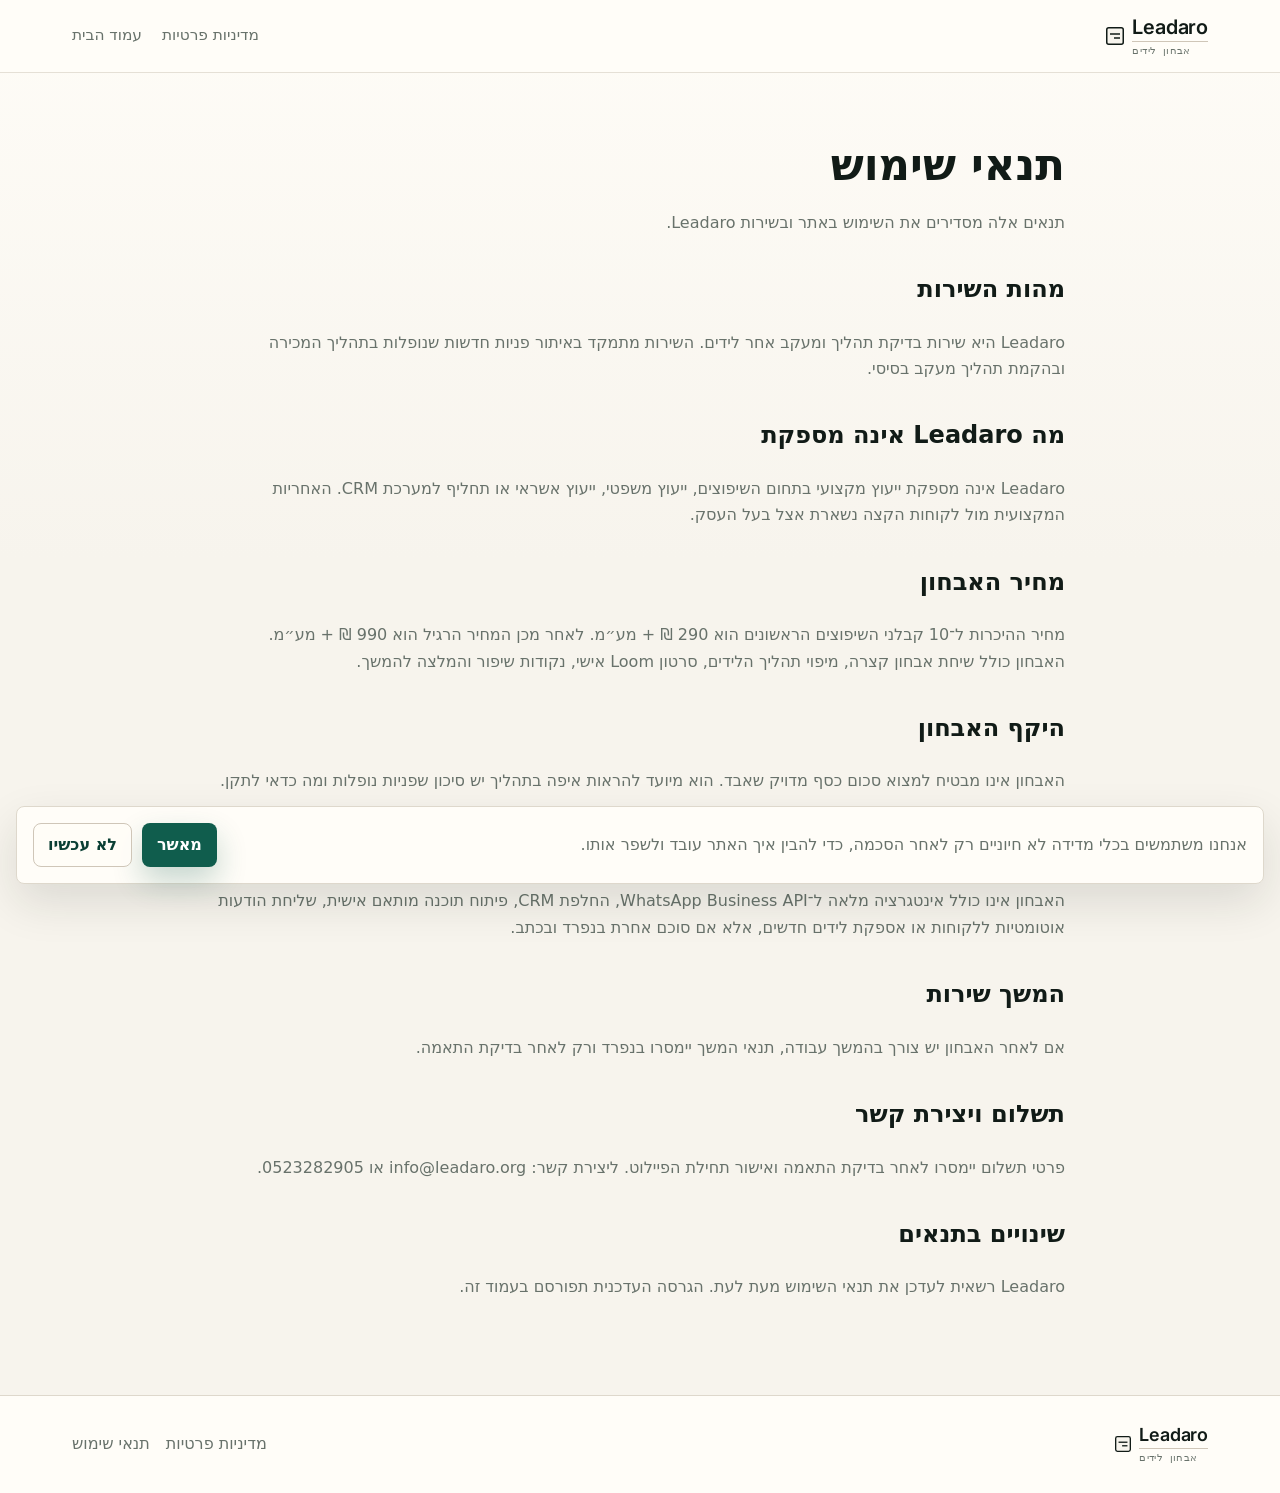
<file: terms/index.html>
<!doctype html>
<html lang="he" dir="rtl">
<head>
  <meta charset="utf-8">
  <meta name="viewport" content="width=device-width, initial-scale=1">
  <title>תנאי שימוש | Leadaro</title>
  <meta name="description" content="תנאי השימוש של Leadaro.">
  <link rel="canonical" href="https://leadaro.org/terms">
  <link rel="preconnect" href="https://fonts.googleapis.com">
  <link rel="preconnect" href="https://fonts.gstatic.com" crossorigin>
  <link href="https://fonts.googleapis.com/css2?family=Inter:wght@400;500;600;700&family=JetBrains+Mono:wght@500&display=swap" rel="stylesheet">
  <link rel="stylesheet" href="/assets/css/styles.css">
</head>
<body>
  <header class="site-header">
    <div class="container nav">
      <a class="logo" href="/#hero" aria-label="Leadaro — בדיקת לידים">
        <span class="logo__mark" aria-hidden="true">
          <svg viewBox="0 0 18 18" width="18" height="18" focusable="false">
            <rect x="0.75" y="0.75" width="16.5" height="16.5" fill="var(--paper-50)" stroke="var(--ink-900)" stroke-width="1.5" rx="2"/>
            <line x1="4" y1="7" x2="14" y2="7" stroke="var(--ink-900)" stroke-width="1.5"/>
            <line x1="8" y1="11" x2="14" y2="11" stroke="var(--ink-900)" stroke-width="1.5"/>
          </svg>
        </span>
        <span class="logo__text">
          <bdi class="logo__wordmark">Leadaro</bdi>
          <span class="logo__rule" aria-hidden="true"></span>
          <bdi class="logo__tag">אבחון לידים</bdi>
        </span>
      </a>
      <nav class="nav-links" aria-label="ניווט">
        <a href="/privacy">מדיניות פרטיות</a>
        <a href="/">עמוד הבית</a>
      </nav>
    </div>
  </header>

  <main class="legal-page">
    <div class="container legal-content">
      <h1>תנאי שימוש</h1>
      <p>תנאים אלה מסדירים את השימוש באתר ובשירות Leadaro.</p>

      <h2>מהות השירות</h2>
      <p>Leadaro היא שירות בדיקת תהליך ומעקב אחר לידים. השירות מתמקד באיתור פניות חדשות שנופלות בתהליך המכירה ובהקמת תהליך מעקב בסיסי.</p>

      <h2>מה Leadaro אינה מספקת</h2>
      <p>Leadaro אינה מספקת ייעוץ מקצועי בתחום השיפוצים, ייעוץ משפטי, ייעוץ אשראי או תחליף למערכת CRM. האחריות המקצועית מול לקוחות הקצה נשארת אצל בעל העסק.</p>

      <h2>מחיר האבחון</h2>
      <p>מחיר ההיכרות ל־10 קבלני השיפוצים הראשונים הוא 290 ₪ + מע״מ. לאחר מכן המחיר הרגיל הוא 990 ₪ + מע״מ. האבחון כולל שיחת אבחון קצרה, מיפוי תהליך הלידים, סרטון Loom אישי, נקודות שיפור והמלצה להמשך.</p>

      <h2>היקף האבחון</h2>
      <p>האבחון אינו מבטיח למצוא סכום כסף מדויק שאבד. הוא מיועד להראות איפה בתהליך יש סיכון שפניות נופלות ומה כדאי לתקן.</p>

      <h2>מה לא כלול בפיילוט</h2>
      <p>האבחון אינו כולל אינטגרציה מלאה ל־WhatsApp Business API, החלפת CRM, פיתוח תוכנה מותאם אישית, שליחת הודעות אוטומטיות ללקוחות או אספקת לידים חדשים, אלא אם סוכם אחרת בנפרד ובכתב.</p>

      <h2>המשך שירות</h2>
      <p>אם לאחר האבחון יש צורך בהמשך עבודה, תנאי המשך יימסרו בנפרד ורק לאחר בדיקת התאמה.</p>

      <h2>תשלום ויצירת קשר</h2>
      <p>פרטי תשלום יימסרו לאחר בדיקת התאמה ואישור תחילת הפיילוט. ליצירת קשר: info@leadaro.org או 0523282905.</p>

      <h2>שינויים בתנאים</h2>
      <p>Leadaro רשאית לעדכן את תנאי השימוש מעת לעת. הגרסה העדכנית תפורסם בעמוד זה.</p>
    </div>
  </main>

  <footer class="site-footer">
    <div class="container footer-inner">
      <a class="logo logo--footer" href="/#hero" aria-label="Leadaro — בדיקת לידים">
        <span class="logo__mark" aria-hidden="true">
          <svg viewBox="0 0 18 18" width="18" height="18" focusable="false">
            <rect x="0.75" y="0.75" width="16.5" height="16.5" fill="var(--paper-50)" stroke="var(--ink-900)" stroke-width="1.5" rx="2"/>
            <line x1="4" y1="7" x2="14" y2="7" stroke="var(--ink-900)" stroke-width="1.5"/>
            <line x1="8" y1="11" x2="14" y2="11" stroke="var(--ink-900)" stroke-width="1.5"/>
          </svg>
        </span>
        <span class="logo__text">
          <bdi class="logo__wordmark">Leadaro</bdi>
          <span class="logo__rule" aria-hidden="true"></span>
          <bdi class="logo__tag">אבחון לידים</bdi>
        </span>
      </a>
      <div class="footer-links">
        <a href="/privacy">מדיניות פרטיות</a>
        <a href="/terms">תנאי שימוש</a>
      </div>
    </div>
  </footer>

  <div class="cookie-banner" data-cookie-banner hidden>
    <div class="cookie-inner">
      <p>אנחנו משתמשים בכלי מדידה לא חיוניים רק לאחר הסכמה, כדי להבין איך האתר עובד ולשפר אותו.</p>
      <div class="cookie-actions">
        <button class="button button-primary button-small" type="button" data-cookie-accept>מאשר</button>
        <button class="button button-secondary button-small" type="button" data-cookie-reject>לא עכשיו</button>
      </div>
    </div>
  </div>

  <script src="/assets/js/config.js"></script>
  <script src="/assets/js/site.js"></script>
</body>
</html>
</file>
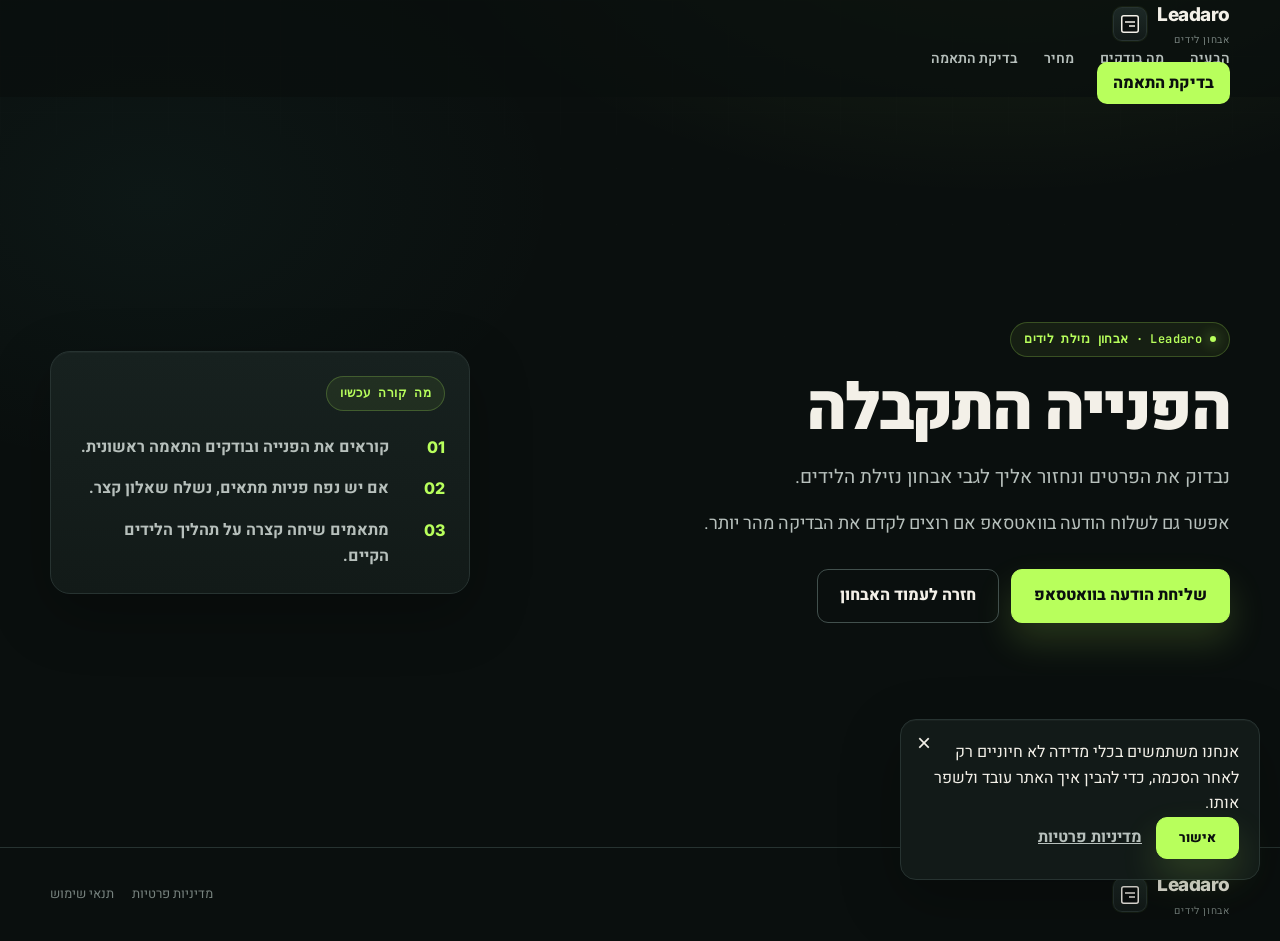
<file: thank-you/index.html>
<!doctype html>
<html lang="he" dir="rtl">
<head>
  <meta charset="utf-8">
  <meta name="viewport" content="width=device-width, initial-scale=1">
  <title>הפנייה התקבלה | Leadaro</title>
  <meta name="description" content="הפנייה התקבלה ב־Leadaro.">
  <meta name="robots" content="noindex, follow">
  <link rel="canonical" href="https://leadaro.org/thank-you/">
  <link rel="preconnect" href="https://fonts.googleapis.com">
  <link rel="preconnect" href="https://fonts.gstatic.com" crossorigin>
  <link rel="preload" as="style" href="https://fonts.googleapis.com/css2?family=Frank+Ruhl+Libre:wght@700&display=swap" onload="this.onload=null;this.rel='stylesheet'">
  <noscript><link rel="stylesheet" href="https://fonts.googleapis.com/css2?family=Frank+Ruhl+Libre:wght@700&display=swap"></noscript>
  <link rel="stylesheet" href="https://fonts.googleapis.com/css2?family=Heebo:wght@400;500;600;700&family=Inter:wght@400;500;600;700&family=JetBrains+Mono:wght@500&display=swap" media="print" onload="this.media='all'">
  <noscript><link rel="stylesheet" href="https://fonts.googleapis.com/css2?family=Heebo:wght@400;500;600;700&family=Inter:wght@400;500;600;700&family=JetBrains+Mono:wght@500&display=swap"></noscript>
  <link rel="icon" href="data:image/svg+xml,%3Csvg xmlns='http://www.w3.org/2000/svg'/%3E">
  <style>
    :root{
      --bg:#F4F1EA; --surface:#FFFFFF; --surface-soft:#ECE6DA; --ink:#161412; --muted:#625D55; --border:#D8D0C2;
      --primary:#1E2A38; --primary-dark:#111A24; --primary-soft:#E4E8EC;
      --accent:#B08A4A; --accent-dark:#7B5A25; --accent-soft:#EFE3CF;
      --success:#3F6B4F; --warning:#B76E22; --risk:#9E3D32;
      --ff-display:"Frank Ruhl Libre","Heebo",serif;
      --ff-sans:"Heebo",system-ui,sans-serif;
      --ff-latin:"Inter",system-ui,sans-serif;
      --ff-mono:"JetBrains Mono",ui-monospace,monospace;
      --shadow:0 1px 2px rgba(22,20,18,.04),0 12px 30px rgba(22,20,18,.08);
      --container:1200px; --gutter:32px;
      --ink-900:var(--ink); --ink-400:var(--muted); --paper-50:var(--bg); --paper-300:var(--border); --paper-ink-fg:#F0E9D7;
    }
    body{background:var(--bg);color:var(--ink);font-family:var(--ff-sans);}
  </style>
  <link rel="stylesheet" href="/styles.css">
</head>
<body data-page="thank-you">
  <header class="site-header" data-header>
    <div class="container nav">
      <a class="logo" href="/lead-audit/#hero" aria-label="Leadaro — אבחון נזילת לידים">
        <span class="logo__mark" aria-hidden="true">
          <svg viewBox="0 0 18 18" width="18" height="18" focusable="false">
            <rect x="0.75" y="0.75" width="16.5" height="16.5" fill="var(--paper-50)" stroke="var(--ink-900)" stroke-width="1.5" rx="2"/>
            <line x1="4" y1="7" x2="14" y2="7" stroke="var(--ink-900)" stroke-width="1.5"/>
            <line x1="8" y1="11" x2="14" y2="11" stroke="var(--ink-900)" stroke-width="1.5"/>
          </svg>
        </span>
        <span class="logo__text">
          <bdi class="logo__wordmark">Leadaro</bdi>
          <span class="logo__rule" aria-hidden="true"></span>
          <bdi class="logo__tag">אבחון לידים</bdi>
        </span>
      </a>
      <button class="menu-toggle" type="button" data-menu-toggle aria-expanded="false" aria-controls="primary-nav">
        <span></span><span></span><span></span>
        <span class="visually-hidden">פתיחת תפריט</span>
      </button>
      <nav class="nav-links" id="primary-nav" data-nav aria-label="ניווט ראשי">
        <a href="/lead-audit/#problem">הבעיה</a>
        <a href="/lead-audit/#check">מה בודקים</a>
        <a href="/lead-audit/#pricing">מחיר</a>
        <a href="/lead-audit/#contact">בדיקת התאמה</a>
      </nav>
      <a class="header-cta" href="/lead-audit/#contact" data-primary-cta data-location="thank_you_nav">בדיקת התאמה</a>
    </div>
  </header>

  <main>
    <section class="section thank-you-page">
      <div class="container thank-you-grid">
        <div class="thank-you-copy">
          <p class="eyebrow">Leadaro · אבחון נזילת לידים</p>
          <h1>הפנייה התקבלה</h1>
          <p class="hero-subtitle">נבדוק את הפרטים ונחזור אליך לגבי אבחון נזילת הלידים.</p>
          <p class="thank-you-note">אפשר גם לשלוח הודעה בוואטסאפ אם רוצים לקדם את הבדיקה מהר יותר.</p>
          <div class="cta-row">
            <a class="button button-primary" href="#" data-whatsapp-link data-location="thank_you" data-whatsapp-message="שלום, השארתי פרטים לגבי אבחון נזילת לידים לקבלני שיפוצים.">שליחת הודעה בוואטסאפ</a>
            <a class="button button-secondary" href="/lead-audit/">חזרה לעמוד האבחון</a>
          </div>
        </div>

        <aside class="thank-you-summary" aria-label="שלבי המשך">
          <p class="section-kicker">מה קורה עכשיו</p>
          <ol>
            <li><span>01</span> קוראים את הפנייה ובודקים התאמה ראשונית.</li>
            <li><span>02</span> אם יש נפח פניות מתאים, נשלח שאלון קצר.</li>
            <li><span>03</span> מתאמים שיחה קצרה על תהליך הלידים הקיים.</li>
          </ol>
        </aside>
      </div>
    </section>
  </main>

  <footer class="site-footer">
    <div class="container footer-row">
      <a class="logo logo--footer" href="/lead-audit/#hero" aria-label="Leadaro — אבחון נזילת לידים">
        <span class="logo__mark" aria-hidden="true">
          <svg viewBox="0 0 18 18" width="18" height="18" focusable="false">
            <rect x="0.75" y="0.75" width="16.5" height="16.5" fill="var(--paper-50)" stroke="var(--ink-900)" stroke-width="1.5" rx="2"/>
            <line x1="4" y1="7" x2="14" y2="7" stroke="var(--ink-900)" stroke-width="1.5"/>
            <line x1="8" y1="11" x2="14" y2="11" stroke="var(--ink-900)" stroke-width="1.5"/>
          </svg>
        </span>
        <span class="logo__text">
          <bdi class="logo__wordmark">Leadaro</bdi>
          <span class="logo__rule" aria-hidden="true"></span>
          <bdi class="logo__tag">אבחון לידים</bdi>
        </span>
      </a>
      <nav aria-label="קישורים משפטיים">
        <a href="/privacy">מדיניות פרטיות</a>
        <a href="/terms">תנאי שימוש</a>
      </nav>
    </div>
  </footer>

  <div class="cookie-banner" data-cookie-banner hidden>
    <button class="cookie-close" type="button" data-cookie-dismiss aria-label="סגירת הודעת עוגיות">×</button>
    <p>אנחנו משתמשים בכלי מדידה לא חיוניים רק לאחר הסכמה, כדי להבין איך האתר עובד ולשפר אותו.</p>
    <div class="cookie-actions">
      <button class="button button-primary" type="button" data-cookie-accept>אישור</button>
      <a href="/privacy">מדיניות פרטיות</a>
    </div>
  </div>

  <script src="/assets/js/config.js"></script>
  <script src="/main.js" defer></script>
</body>
</html>
</file>
<file: styles.css>
:root{
  --bg:#0A0F0E;
  --bg-2:#0E1513;
  --surface:#121A18;
  --surface-2:#17211F;
  --surface-3:#1D2926;
  --ink:#F3F0E8;
  --muted:#B7C0BC;
  --faint:#77827E;
  --border:#273331;
  --border-soft:#1B2523;
  --lime:#B8FF5C;
  --lime-soft:#22351D;
  --amber:#FFB347;
  --coral:#FF7A6A;
  --risk:#FF7A6A;
  --success:#8AC247;
  --ff-display:"Heebo",system-ui,sans-serif;
  --ff-sans:"Heebo",system-ui,sans-serif;
  --ff-latin:"Inter",system-ui,sans-serif;
  --ff-mono:"JetBrains Mono",ui-monospace,monospace;
  --shadow:0 20px 60px rgba(0,0,0,.28),0 1px 0 rgba(255,255,255,.03) inset;
  --container:1180px;
  --gutter:28px;
}
*{box-sizing:border-box}
html{scroll-behavior:smooth}
body{margin:0;background:var(--bg);color:var(--ink);font-family:var(--ff-sans);line-height:1.6;overflow-x:hidden;-webkit-font-smoothing:antialiased}
body::before{content:"";position:fixed;inset:0;z-index:-2;background:radial-gradient(900px 460px at 78% -10%,rgba(184,255,92,.09),transparent 62%),radial-gradient(620px 420px at 12% 22%,rgba(78,205,196,.045),transparent 66%),var(--bg)}
body::after{content:"";position:fixed;inset:0;z-index:-1;pointer-events:none;opacity:.35;background-image:linear-gradient(rgba(255,255,255,.026) 1px,transparent 1px),linear-gradient(90deg,rgba(255,255,255,.026) 1px,transparent 1px);background-size:56px 56px;mask-image:linear-gradient(to bottom,black,transparent 70%)}
a{color:inherit}
h1,h2,h3,p,figure{margin:0}
.container{width:min(var(--container),calc(100% - var(--gutter) * 2));margin-inline:auto}
.visually-hidden,.field-help,.skip-link:not(:focus){position:absolute;width:1px;height:1px;overflow:hidden;clip:rect(0 0 0 0);white-space:nowrap}
.skip-link:focus{position:fixed;inset-block-start:12px;inset-inline-start:12px;z-index:100;background:var(--lime);color:var(--bg);padding:10px 14px;border-radius:8px}
:focus-visible{outline:2px solid var(--lime);outline-offset:3px}
.site-header{position:sticky;top:0;z-index:70;background:rgba(10,15,14,.74);border-bottom:1px solid transparent;transition:border-color 180ms ease,background 180ms ease}
.site-header.is-sticky,.site-header[data-stuck="true"]{background:rgba(10,15,14,.94);border-bottom-color:var(--border)}
.header-row{height:72px;display:flex;align-items:center;justify-content:space-between;gap:22px}
.logo{direction:ltr;display:inline-flex;align-items:center;gap:10px;text-decoration:none;color:var(--ink)}
.logo__mark{width:34px;height:34px;border:1px solid var(--border);border-radius:9px;background:linear-gradient(180deg,var(--surface-3),var(--surface));display:grid;place-items:center;color:var(--lime);box-shadow:0 0 0 1px rgba(184,255,92,.06)}
.logo__mark svg{width:18px;height:18px}.logo__text{display:flex;flex-direction:column;gap:1px}.logo__wordmark{font-family:var(--ff-latin);font-size:19px;font-weight:800;letter-spacing:-.025em}.logo__tag{font-size:10px;color:var(--faint);letter-spacing:.08em}
.nav-links{margin-inline-start:auto;display:flex;align-items:center;gap:26px;color:var(--muted);font-weight:600;font-size:14px}.nav-links a,.footer-row a,.sub-link{text-decoration:none}.nav-links a:hover{color:var(--lime)}
.header-cta{min-height:42px;padding:9px 16px;border-radius:10px;background:var(--lime);color:var(--bg);font-weight:800;text-decoration:none}
.menu-toggle{display:none;margin-inline-start:auto;width:44px;height:44px;border:1px solid var(--border);border-radius:10px;background:var(--surface);color:var(--ink)}.menu-toggle span:not(.visually-hidden){display:block;width:18px;height:1px;background:currentColor;margin:5px auto}
.section{padding:104px 0}.hero{position:relative;padding:88px 0 110px}.grid-bg{position:absolute;inset:0;pointer-events:none;background:radial-gradient(500px 240px at 84% 26%,rgba(184,255,92,.08),transparent 70%)}
.hero-grid{position:relative;z-index:1;display:grid;grid-template-columns:minmax(0,1fr) minmax(360px,500px);gap:72px;align-items:center}
.eyebrow,.section-kicker,.demo-badge{display:inline-flex;width:max-content;max-width:100%;align-items:center;gap:8px;border:1px solid rgba(184,255,92,.22);border-radius:999px;background:rgba(184,255,92,.07);color:var(--lime);padding:7px 13px;font-family:var(--ff-mono);font-size:12px;font-weight:600;letter-spacing:.03em}
.eyebrow::before{content:"";width:6px;height:6px;border-radius:999px;background:var(--lime);box-shadow:0 0 14px rgba(184,255,92,.9)}
h1{font-family:var(--ff-display);font-size:clamp(40px,6vw,76px);line-height:.98;font-weight:900;letter-spacing:-.035em;margin:22px 0 22px}
h2{font-family:var(--ff-display);font-size:clamp(30px,4vw,48px);line-height:1.08;font-weight:850;letter-spacing:-.025em;margin-top:14px}
h3{font-size:22px;line-height:1.25;font-weight:800}.hero-subtitle,.section-copy p,.section-head p{max-width:680px;color:var(--muted);font-size:19px;line-height:1.75}
.hero-scope{width:max-content;max-width:100%;margin-top:18px;border-inline-start:2px solid var(--lime);background:rgba(255,255,255,.045);color:var(--ink);font-weight:800;padding:11px 14px;border-radius:10px}.delivery-note{margin-top:10px;color:var(--lime);font-weight:800}
.cta-row{display:flex;gap:12px;flex-wrap:wrap;margin-top:30px}.button{min-height:54px;display:inline-flex;align-items:center;justify-content:center;border-radius:11px;border:1px solid var(--border);background:var(--surface-2);color:var(--ink);padding:0 22px;font-family:var(--ff-sans);font-weight:800;text-decoration:none;cursor:pointer;transition:transform 160ms ease,background-color 160ms ease,border-color 160ms ease}.button:hover{transform:translateY(-1px)}.button-primary{background:var(--lime);border-color:var(--lime);color:var(--bg);box-shadow:0 18px 36px rgba(184,255,92,.16)}.button-primary:hover{background:#C8FF78}.button-secondary{background:transparent;border-color:#42504D;color:var(--ink)}.button-secondary:hover{border-color:var(--lime)}
.full{width:100%}.trust-strip{margin-top:24px;display:flex;align-items:center;gap:10px;max-width:760px;overflow-x:auto;padding-bottom:4px}.trust-strip span{min-width:max-content;border:1px solid var(--border);border-radius:999px;background:rgba(255,255,255,.035);color:var(--muted);padding:9px 12px;font-size:13px;font-weight:700}
.audit-console{border:1px solid var(--border);border-radius:24px;background:linear-gradient(180deg,var(--surface-2),var(--surface));box-shadow:var(--shadow);padding:24px;display:grid;gap:16px}.console-top{display:flex;align-items:center;justify-content:space-between;gap:12px;border-bottom:1px solid var(--border);padding-bottom:16px}.console-title{font-weight:800;color:var(--ink)}.demo-lead{display:grid;grid-template-columns:auto 1fr auto;gap:12px;align-items:center;border:1px solid var(--border);border-radius:16px;background:var(--bg-2);padding:16px}.lead-id{font-family:var(--ff-mono);font-size:12px;color:var(--faint)}.risk-high{border:1px solid rgba(255,122,106,.35);background:rgba(255,122,106,.1);color:var(--coral);border-radius:999px;padding:5px 10px;font-weight:800;font-size:13px}.status-grid{display:grid;grid-template-columns:repeat(2,1fr);gap:10px}.status-grid div,.action-card{border:1px solid var(--border);border-radius:16px;background:rgba(255,255,255,.035);padding:16px}.status-grid span,.action-card span{display:block;color:var(--faint);font-size:13px}.status-grid strong,.action-card strong{display:block;color:var(--ink);font-size:18px;margin-top:4px}.action-card{border-color:rgba(184,255,92,.35);background:rgba(184,255,92,.07)}.action-card strong{color:var(--lime)}.mini-pipeline{display:grid;grid-template-columns:repeat(3,1fr);gap:8px}.mini-pipeline span{position:relative;border:1px solid var(--border);border-radius:999px;padding:8px 10px;text-align:center;color:var(--muted);font-size:13px}
.split-grid{display:grid;grid-template-columns:360px 1fr;gap:56px;align-items:start}.problem,.receives,.fit{background:rgba(255,255,255,.025)}.audit-list{display:grid;gap:12px;margin:0;padding:0;list-style:none}.audit-list li{display:grid;grid-template-columns:10px 1fr;gap:12px;align-items:start;color:var(--muted);font-weight:700}.audit-list li::before{content:"";width:7px;height:7px;margin-top:10px;background:var(--lime);box-shadow:0 0 12px rgba(184,255,92,.5)}.problem-list{font-size:18px}.closing-note{margin-top:38px;border:1px solid var(--border);border-radius:18px;background:var(--surface);padding:22px;color:var(--ink);font-weight:800}
.section-head{max-width:780px;margin-bottom:42px}.pipeline{display:grid;grid-template-columns:repeat(4,1fr);gap:14px}.pipeline article,.bento-grid article,.report-card,.case-card,.fit-grid article,.pricing-card,.lead-form,.thank-you-summary{border:1px solid var(--border);border-radius:20px;background:linear-gradient(180deg,var(--surface-2),var(--surface));box-shadow:var(--shadow);padding:24px}.pipeline span{font-family:var(--ff-mono);color:var(--lime);font-size:13px}.pipeline strong{display:block;font-size:22px;margin:12px 0 6px}.pipeline p,.bento-grid h3,.case-card p{color:var(--muted)}
.bento-grid{display:grid;grid-template-columns:1.2fr 1fr;gap:16px}.bento-grid article:first-child{grid-row:span 2}.bento-grid span{font-family:var(--ff-mono);font-size:12px;color:var(--lime)}.bento-grid h3{margin-top:14px;font-size:24px}
.report-card{display:grid;gap:22px}.disclaimer,.case-note{border-inline-start:2px solid var(--amber);background:rgba(255,179,71,.09);padding:14px 16px;color:var(--ink);font-weight:700;border-radius:10px}
.case-card{display:grid;grid-template-columns:340px 1fr;gap:44px;align-items:start}.case-card p+p{margin-top:16px}
.fit-grid{display:grid;grid-template-columns:1fr 1fr;gap:20px}.fit-list{display:grid;gap:12px;margin:20px 0 0;padding:0;list-style:none}.fit-list li{display:grid;grid-template-columns:9px 1fr;gap:12px;color:var(--muted);font-weight:700}.fit-list li::before{content:"";width:8px;height:8px;margin-top:9px;background:var(--lime)}.fit-list.quiet li::before{background:var(--faint)}
.pricing{background:linear-gradient(180deg,rgba(184,255,92,.06),rgba(255,255,255,.02))}.pricing-grid{display:grid;grid-template-columns:1fr 460px;gap:70px;align-items:center}.regular-price{margin-top:14px;color:var(--lime);font-weight:900}.price-line{display:grid;grid-template-columns:auto auto 1fr;gap:12px;align-items:end;margin:22px 0}.price-line span,.price-line strong{font-family:var(--ff-latin);color:var(--lime)}.price-line span{font-size:30px}.price-line strong{font-size:76px;line-height:.9}.price-line em{color:var(--muted);font-style:normal;font-weight:800;padding-bottom:7px}
.contact{background:var(--bg)}.contact-grid{display:grid;grid-template-columns:1fr 470px;gap:70px;align-items:start}.contact-steps{display:grid;gap:12px;margin:28px 0 0;padding:0;list-style:none}.contact-steps li{display:grid;grid-template-columns:42px 1fr;gap:12px;color:var(--muted);font-weight:700}.contact-steps span{font-family:var(--ff-mono);color:var(--lime);border-top:1px solid var(--lime);font-size:12px;padding-top:4px}.lead-form{display:grid;gap:10px}.lead-form label{font-weight:800;color:var(--ink)}.lead-form input,.lead-form select{height:54px;border:1px solid var(--border);border-radius:12px;background:var(--bg-2);color:var(--ink);font:inherit;padding:0 14px}.lead-form input:focus,.lead-form select:focus{border-color:var(--lime);outline:2px solid var(--lime);outline-offset:2px}.honeypot{position:absolute!important;inset-inline-start:-10000px!important;inset-block-start:auto!important;width:1px!important;height:1px!important;overflow:hidden!important;clip:rect(0 0 0 0)!important;white-space:nowrap!important;opacity:0!important;pointer-events:none!important}.form-helper{color:var(--faint);font-size:13px;text-align:center}.form-status{min-height:24px;color:var(--coral);font-weight:800}
.thank-you-page{min-height:calc(100vh - 150px);display:flex;align-items:center}.thank-you-grid{display:grid;grid-template-columns:minmax(0,1fr) 420px;gap:70px;align-items:center}.thank-you-copy h1{font-family:var(--ff-display);font-size:clamp(42px,5vw,70px);line-height:1;margin:20px 0}.thank-you-note{max-width:620px;margin-top:16px;color:var(--muted);font-size:18px}.thank-you-summary ol{display:grid;gap:16px;margin:24px 0 0;padding:0;list-style:none;color:var(--muted);font-weight:700}.thank-you-summary li{display:grid;grid-template-columns:44px 1fr;gap:12px}.thank-you-summary span{font-family:var(--ff-latin);font-weight:800;color:var(--lime)}
.site-footer{border-top:1px solid var(--border);padding:22px 0;color:var(--faint);font-size:13px}.footer-row{display:flex;align-items:center;justify-content:space-between;gap:16px}.footer-row nav{display:flex;gap:18px}.cookie-banner{position:fixed;right:20px;bottom:20px;z-index:90;max-width:360px;border:1px solid var(--border);border-radius:16px;background:var(--surface);color:var(--ink);box-shadow:var(--shadow);padding:20px}.cookie-close{position:absolute;left:10px;top:8px;border:0;background:transparent;color:var(--ink);font-size:24px;cursor:pointer}.cookie-actions{display:flex;align-items:center;gap:14px}.cookie-actions .button{min-height:42px}.cookie-actions a{color:var(--muted);font-weight:700}.sticky-wa{position:fixed;right:16px;bottom:16px;z-index:72;width:54px;height:54px;border-radius:999px;background:var(--surface-3);border:1px solid var(--border);color:var(--lime);font-family:var(--ff-mono);display:none;place-items:center;text-decoration:none;box-shadow:var(--shadow)}.sticky-mobile-cta{position:fixed;left:12px;right:12px;bottom:12px;z-index:71;min-height:52px;border-radius:14px;background:var(--lime);color:var(--bg);font-weight:900;text-decoration:none;display:none;align-items:center;justify-content:center;box-shadow:0 16px 36px rgba(0,0,0,.35)}
@media (max-width:900px){
  .container{width:min(100% - 32px,var(--container))}.header-row{height:66px}.menu-toggle{display:block}.header-cta{display:none}.nav-links{position:fixed;inset:66px 0 auto 0;display:none;background:var(--bg);border-bottom:1px solid var(--border);padding:22px var(--gutter);flex-direction:column;align-items:flex-start}.nav-links.is-open{display:flex}
  .hero{padding:48px 0 82px}.hero-grid,.split-grid,.case-card,.pricing-grid,.contact-grid,.thank-you-grid{grid-template-columns:1fr;gap:34px}.hero-copy{display:contents}.eyebrow{order:1}h1{order:2}.hero-subtitle{order:3;font-size:17px}.hero-scope{order:4;width:100%;font-size:15px}.delivery-note{order:5}.cta-row{order:6;display:grid;width:100%;margin-top:6px}.audit-console{order:7}.trust-strip{order:8}.pipeline,.bento-grid,.fit-grid{grid-template-columns:1fr}.bento-grid article:first-child{grid-row:auto}.status-grid{grid-template-columns:1fr}.mini-pipeline{grid-template-columns:1fr}.pricing-card{max-width:none}.sticky-wa.is-visible{display:grid}.sticky-mobile-cta.is-visible{display:flex}.contact{padding-bottom:96px}
}
@media (max-width:560px){
  .container{width:min(100% - 24px,var(--container))}.section{padding:72px 0}.button{width:100%}.price-line{grid-template-columns:auto auto;align-items:baseline}.price-line em{grid-column:1/-1}.footer-row{align-items:flex-start;flex-direction:column}.cookie-banner{right:10px;left:10px;bottom:10px;max-width:none}.sticky-wa{display:none!important}
}
</file>
<file: assets/css/styles.css>
:root {
  color-scheme: light;
  --ink: #111b17;
  --ink-soft: #24322c;
  --muted: #68726b;
  --paper: #f7f4ed;
  --paper-warm: #f3eee4;
  --surface: #fffdf8;
  --surface-strong: #ffffff;
  --line: #ded8cc;
  --line-strong: #cfc6b8;
  --teal: #105d4d;
  --teal-dark: #0a3f34;
  --teal-soft: #e1eee8;
  --sand: #d6b46a;
  --sand-soft: #f3e7c9;
  --risk: #8a3d2b;
  --risk-soft: #f1ddd5;
  --blue-soft: #e3edf4;
  --shadow-sm: 0 1px 2px rgba(22, 32, 27, 0.08), 0 8px 24px rgba(22, 32, 27, 0.06);
  --shadow-md: 0 18px 46px rgba(22, 32, 27, 0.12);
  --font: system-ui, -apple-system, BlinkMacSystemFont, "Segoe UI", "Noto Sans Hebrew", Arial, sans-serif;
  --ink-900: var(--ink);
  --ink-400: var(--muted);
  --paper-50: var(--paper);
  --paper-300: var(--line-strong);
  --ff-latin: Inter, system-ui, sans-serif;
  --ff-mono: "JetBrains Mono", ui-monospace, monospace;
}

* {
  box-sizing: border-box;
}

html {
  scroll-behavior: smooth;
}

body {
  margin: 0;
  direction: rtl;
  overflow-x: hidden;
  background:
    linear-gradient(180deg, rgba(255, 253, 248, 0.92), rgba(247, 244, 237, 0.9) 560px),
    var(--paper);
  color: var(--ink);
  font-family: var(--font);
  line-height: 1.65;
  text-rendering: optimizeLegibility;
}

a {
  color: inherit;
}

h1,
h2,
h3,
p {
  margin-top: 0;
}

.container {
  width: min(1136px, calc(100% - 40px));
  margin: 0 auto;
}

.site-header {
  position: sticky;
  top: 0;
  z-index: 20;
  border-bottom: 1px solid rgba(222, 216, 204, 0.78);
  background: rgba(255, 253, 248, 0.92);
  backdrop-filter: blur(16px);
}

.nav {
  display: flex;
  align-items: center;
  justify-content: space-between;
  min-height: 72px;
  gap: 22px;
}

.logo {
  direction: ltr;
  display: inline-flex;
  align-items: center;
  gap: 8px;
  text-decoration: none;
  color: var(--ink-900);
}

.logo__mark {
  display: grid;
  place-items: center;
  flex: 0 0 auto;
}

.logo__mark svg {
  display: block;
  width: 18px;
  height: 18px;
}

.logo__text {
  display: inline-flex;
  flex-direction: column;
  align-items: flex-start;
  gap: 2px;
}

.logo__wordmark {
  font-family: var(--ff-latin);
  font-weight: 600;
  font-size: 20px;
  letter-spacing: -0.01em;
  line-height: 1;
}

.logo__rule {
  display: block;
  width: 100%;
  height: 1px;
  background: var(--paper-300);
  margin: 2px 0;
}

.logo__tag {
  font-family: var(--ff-mono);
  font-weight: 500;
  font-size: 10px;
  color: var(--ink-400);
  letter-spacing: 0.04em;
  line-height: 1;
}

.site-header[data-stuck="true"] .logo__rule,
.site-header[data-stuck="true"] .logo__tag {
  display: none;
}

.site-header[data-stuck="true"] .logo__mark svg,
.logo--footer .logo__mark svg {
  width: 16px;
  height: 16px;
}

.site-header[data-stuck="true"] .logo__wordmark,
.logo--footer .logo__wordmark {
  font-size: 18px;
}

.nav-links {
  display: flex;
  align-items: center;
  gap: 20px;
  color: var(--muted);
  font-size: 0.96rem;
}

.nav-links a {
  text-decoration: none;
}

.nav-links a:hover {
  color: var(--teal-dark);
}

.nav-cta {
  display: inline-flex;
  align-items: center;
  justify-content: center;
  min-height: 40px;
  border: 1px solid var(--line);
  border-radius: 8px;
  padding: 8px 14px;
  color: var(--teal-dark);
  text-decoration: none;
  font-weight: 800;
  background: var(--surface);
}

.hero {
  position: relative;
  padding: 72px 0 66px;
  border-bottom: 1px solid var(--line);
}

.hero::before {
  content: "";
  position: absolute;
  inset: 0;
  pointer-events: none;
  background:
    linear-gradient(90deg, rgba(214, 180, 106, 0.18), rgba(214, 180, 106, 0) 28%),
    linear-gradient(180deg, rgba(16, 93, 77, 0.08), rgba(16, 93, 77, 0) 42%);
}

.hero-grid {
  position: relative;
  display: grid;
  grid-template-columns: minmax(0, 1fr) minmax(380px, 0.88fr);
  gap: 52px;
  align-items: center;
}

.hero-copy {
  max-width: 760px;
}

.eyebrow,
.section-tag {
  display: inline-flex;
  width: fit-content;
  align-items: center;
  min-height: 34px;
  border: 1px solid var(--line);
  border-radius: 999px;
  background: rgba(255, 253, 248, 0.86);
  padding: 6px 12px;
  color: var(--teal-dark);
  font-weight: 850;
  font-size: 0.93rem;
}

h1 {
  margin: 18px 0 18px;
  max-width: 780px;
  font-size: 4.45rem;
  line-height: 1.04;
  letter-spacing: 0;
  font-weight: 900;
}

.hero-subtitle {
  max-width: 700px;
  color: var(--ink-soft);
  font-size: 1.28rem;
  line-height: 1.75;
  margin-bottom: 20px;
}

.roi-line {
  max-width: 650px;
  border-right: 4px solid var(--sand);
  padding: 12px 16px 12px 0;
  color: #3f4039;
  font-weight: 800;
  background: linear-gradient(90deg, rgba(214, 180, 106, 0), rgba(214, 180, 106, 0.2));
}

.credibility-row {
  display: grid;
  grid-template-columns: repeat(4, minmax(0, 1fr));
  gap: 10px;
  max-width: 680px;
  margin: 26px 0 0;
}

.credibility-row span {
  min-height: 44px;
  display: grid;
  place-items: center;
  border: 1px solid var(--line);
  border-radius: 8px;
  background: rgba(255, 253, 248, 0.86);
  color: var(--ink-soft);
  font-weight: 800;
  text-align: center;
  padding: 8px;
}

.cta-row {
  display: flex;
  flex-wrap: wrap;
  gap: 12px;
  margin: 26px 0 0;
}

.button {
  display: inline-flex;
  align-items: center;
  justify-content: center;
  min-height: 50px;
  border: 1px solid transparent;
  border-radius: 8px;
  padding: 12px 22px;
  font: inherit;
  font-weight: 850;
  text-decoration: none;
  cursor: pointer;
  transition: transform 160ms ease, box-shadow 160ms ease, background 160ms ease, border-color 160ms ease;
}

.button:hover {
  transform: translateY(-1px);
}

.button:focus-visible,
summary:focus-visible,
a:focus-visible,
input:focus-visible,
select:focus-visible {
  outline: 3px solid rgba(16, 93, 77, 0.22);
  outline-offset: 2px;
}

.button-primary {
  background: var(--teal);
  color: #fff;
  box-shadow: 0 14px 30px rgba(16, 93, 77, 0.24);
}

.button-primary:hover {
  background: var(--teal-dark);
  box-shadow: 0 16px 34px rgba(10, 63, 52, 0.26);
}

.button-secondary {
  border-color: var(--line-strong);
  background: rgba(255, 253, 248, 0.9);
  color: var(--teal-dark);
}

.button-secondary:hover {
  border-color: rgba(16, 93, 77, 0.4);
}

.button:disabled {
  cursor: progress;
  opacity: 0.7;
  transform: none;
}

.hero-visual {
  min-width: 0;
}

.ops-shell {
  border: 1px solid rgba(207, 198, 184, 0.92);
  border-radius: 8px;
  background: linear-gradient(180deg, #fffefa, #f8f4eb);
  box-shadow: var(--shadow-md);
  overflow: hidden;
}

.ops-topbar {
  display: flex;
  justify-content: space-between;
  align-items: center;
  gap: 18px;
  padding: 18px;
  border-bottom: 1px solid var(--line);
  background: #fbf8f0;
}

.ops-topbar strong,
.ops-topbar span {
  display: block;
}

.ops-label {
  color: var(--muted);
  font-size: 0.9rem;
  font-weight: 800;
}

.board-badge {
  border-radius: 999px;
  background: var(--teal-soft);
  color: var(--teal-dark);
  padding: 6px 11px;
  font-weight: 850;
  font-size: 0.88rem;
  white-space: nowrap;
}

.ops-summary {
  display: grid;
  grid-template-columns: repeat(3, minmax(0, 1fr));
  border-bottom: 1px solid var(--line);
}

.ops-summary div {
  padding: 16px;
  border-left: 1px solid var(--line);
}

.ops-summary div:last-child {
  border-left: 0;
}

.ops-summary span {
  display: block;
  color: var(--muted);
  font-size: 0.86rem;
  font-weight: 750;
}

.ops-summary strong {
  display: block;
  margin-top: 4px;
  color: var(--ink);
  font-size: 1.55rem;
  line-height: 1;
}

.ops-board {
  display: grid;
  grid-template-columns: 1fr 0.82fr;
  gap: 0;
}

.ops-card {
  min-height: 112px;
  border-left: 1px solid var(--line);
  border-bottom: 1px solid var(--line);
  padding: 18px;
  background: rgba(255, 253, 248, 0.76);
}

.ops-card:nth-child(2n) {
  border-left: 0;
}

.ops-card strong {
  display: block;
  font-size: 1.08rem;
  margin-top: 5px;
}

.ops-card p {
  margin: 8px 0 0;
  color: var(--muted);
  line-height: 1.55;
}

.ops-card-strong {
  background: linear-gradient(180deg, #fffdf8, var(--sand-soft));
}

.report-card {
  grid-column: 1 / -1;
  min-height: 0;
  border-bottom: 0;
}

.card-kicker {
  display: block;
  color: var(--teal-dark);
  font-size: 0.86rem;
  font-weight: 900;
}

.status {
  display: inline-flex;
  align-items: center;
  min-height: 30px;
  border-radius: 999px;
  padding: 5px 10px;
  font-weight: 850;
  font-size: 0.86rem;
  white-space: nowrap;
}

.status-risk {
  background: var(--risk-soft);
  color: var(--risk);
}

.status-task {
  background: var(--blue-soft);
  color: #25475d;
}

.status-follow {
  background: var(--teal-soft);
  color: var(--teal-dark);
}

.section {
  padding: 78px 0;
}

.section-soft,
.problem-section,
.fit-section {
  background:
    linear-gradient(180deg, rgba(16, 93, 77, 0.04), rgba(16, 93, 77, 0)),
    var(--paper-warm);
}

.section-heading {
  max-width: 820px;
  margin-bottom: 34px;
}

.compact-heading {
  margin-bottom: 22px;
}

.section h2,
.legal-content h1 {
  margin: 12px 0 14px;
  font-size: 2.72rem;
  line-height: 1.12;
  letter-spacing: 0;
  font-weight: 900;
}

.section-lead {
  max-width: 760px;
  color: var(--muted);
  font-size: 1.12rem;
  line-height: 1.8;
}

.grid-3 {
  display: grid;
  grid-template-columns: repeat(3, minmax(0, 1fr));
  gap: 18px;
}

.info-card,
.fit-card {
  border: 1px solid var(--line);
  border-radius: 8px;
  background: var(--surface);
  padding: 24px;
  box-shadow: var(--shadow-sm);
}

.metric-grid .info-card {
  min-height: 230px;
}

.card-index {
  display: inline-flex;
  margin-bottom: 24px;
  color: var(--sand);
  font-size: 0.88rem;
  font-weight: 900;
}

.info-card h3,
.fit-card h3,
.step h3 {
  font-size: 1.22rem;
  margin-bottom: 8px;
}

.info-card p,
.fit-card li,
.step p,
.example-card dd,
.channel-row span {
  color: var(--muted);
}

.info-card p,
.step p {
  margin-bottom: 0;
}

.steps {
  display: grid;
  gap: 14px;
  counter-reset: steps;
}

.step {
  display: grid;
  grid-template-columns: auto 1fr;
  gap: 16px;
  align-items: start;
  border: 1px solid var(--line);
  border-radius: 8px;
  background: var(--surface);
  padding: 20px;
}

.step::before {
  counter-increment: steps;
  content: counter(steps);
  display: grid;
  place-items: center;
  width: 38px;
  height: 38px;
  border-radius: 8px;
  background: var(--teal);
  color: #fff;
  font-weight: 900;
}

.section-split {
  background: var(--surface);
  border-top: 1px solid var(--line);
  border-bottom: 1px solid var(--line);
}

.split-grid,
.example-grid,
.pricing-wrap {
  display: grid;
  grid-template-columns: minmax(0, 0.95fr) minmax(360px, 1.05fr);
  gap: 34px;
  align-items: start;
}

.channel-panel {
  border: 1px solid var(--line);
  border-radius: 8px;
  background: #12221c;
  color: #fff;
  overflow: hidden;
  box-shadow: var(--shadow-md);
}

.channel-row {
  display: grid;
  grid-template-columns: 0.7fr 1fr;
  gap: 16px;
  align-items: center;
  padding: 22px 24px;
  border-bottom: 1px solid rgba(255, 255, 255, 0.12);
}

.channel-row:last-child {
  border-bottom: 0;
}

.channel-row span {
  color: rgba(255, 255, 255, 0.68);
  font-weight: 750;
}

.channel-row strong {
  color: #fff;
  font-size: 1.08rem;
}

.pricing-section {
  background:
    linear-gradient(90deg, rgba(214, 180, 106, 0.14), rgba(214, 180, 106, 0) 40%),
    var(--paper);
}

.pricing-copy {
  position: sticky;
  top: 104px;
}

.pricing-notes {
  display: flex;
  flex-wrap: wrap;
  gap: 10px;
  margin-top: 22px;
}

.pricing-notes span {
  border: 1px solid var(--line);
  border-radius: 999px;
  background: var(--surface);
  padding: 8px 12px;
  color: var(--ink-soft);
  font-weight: 800;
}

.price-panel {
  border: 1px solid rgba(16, 93, 77, 0.28);
  border-radius: 8px;
  background:
    linear-gradient(180deg, #fffefa, #f7f1e6);
  padding: 30px;
  box-shadow: var(--shadow-md);
}

.price {
  margin: 10px 0 18px;
  color: var(--teal-dark);
  font-size: 3.35rem;
  line-height: 1;
  font-weight: 950;
}

.risk {
  border: 1px solid rgba(16, 93, 77, 0.22);
  border-radius: 8px;
  background: var(--teal-soft);
  color: #173c31;
  padding: 16px;
  font-weight: 850;
}

.continuation {
  color: var(--muted);
  margin: 16px 0 0;
}

.example-section {
  background: var(--surface);
}

.example-copy {
  max-width: 660px;
}

.example-card {
  border: 1px solid var(--line);
  border-radius: 8px;
  background: var(--surface);
  box-shadow: var(--shadow-sm);
  overflow: hidden;
}

.example-header {
  display: flex;
  align-items: center;
  justify-content: space-between;
  gap: 16px;
  padding: 18px 20px;
  background: #13231d;
  color: #fff;
}

.example-header span {
  color: var(--sand);
  font-weight: 900;
}

.example-card dl {
  margin: 0;
}

.example-card dl div {
  display: grid;
  grid-template-columns: 0.46fr 1fr;
  gap: 18px;
  padding: 18px 20px;
  border-bottom: 1px solid var(--line);
}

.example-card dl div:last-child {
  border-bottom: 0;
}

.example-card dt {
  color: var(--teal-dark);
  font-weight: 900;
}

.example-card dd {
  margin: 0;
}

.fit-grid {
  display: grid;
  grid-template-columns: repeat(2, minmax(0, 1fr));
  gap: 18px;
}

.fit-card ul {
  margin: 14px 0 0;
  padding: 0 20px 0 0;
}

.fit-card li + li {
  margin-top: 10px;
}

.muted-card {
  background: rgba(255, 253, 248, 0.66);
}

.contact-section {
  background: var(--paper);
}

.form-card {
  border: 1px solid rgba(16, 93, 77, 0.22);
  border-radius: 8px;
  background: var(--surface);
  padding: 26px;
  box-shadow: var(--shadow-md);
}

.form-grid {
  display: grid;
  gap: 16px;
}

label {
  display: grid;
  gap: 7px;
  color: var(--ink);
  font-weight: 850;
}

input,
select {
  width: 100%;
  min-height: 50px;
  border: 1px solid var(--line-strong);
  border-radius: 8px;
  background: #fff;
  padding: 10px 12px;
  color: var(--ink);
  font: inherit;
}

select {
  cursor: pointer;
}

input:focus,
select:focus {
  border-color: var(--teal);
  outline: 3px solid rgba(16, 93, 77, 0.17);
}

.form-status {
  min-height: 24px;
  color: var(--risk);
  font-weight: 850;
  margin: 4px 0 0;
}

.faq {
  display: grid;
  gap: 12px;
}

details {
  border: 1px solid var(--line);
  border-radius: 8px;
  background: var(--surface);
  padding: 18px 20px;
  box-shadow: 0 1px 0 rgba(22, 32, 27, 0.04);
}

summary {
  cursor: pointer;
  font-weight: 900;
}

details p {
  color: var(--muted);
  margin: 12px 0 0;
}

.site-footer {
  border-top: 1px solid var(--line);
  padding: 30px 0;
  background: var(--surface);
}

.footer-inner {
  display: flex;
  align-items: center;
  justify-content: space-between;
  gap: 18px;
  flex-wrap: wrap;
  color: var(--muted);
}

.footer-inner .logo {
  color: var(--ink-900);
}

.footer-links {
  display: flex;
  gap: 16px;
}

.footer-links a {
  text-decoration: none;
}

.footer-links a:hover {
  color: var(--teal-dark);
}

.legal-page {
  padding: 56px 0 78px;
}

.legal-content {
  max-width: 850px;
}

.legal-content h1 {
  margin-bottom: 20px;
}

.legal-content h2 {
  margin-top: 34px;
  color: var(--ink);
}

.legal-content p,
.legal-content li {
  color: var(--muted);
}

.thank-you {
  min-height: calc(100vh - 162px);
  display: grid;
  align-items: center;
  padding: 70px 0;
}

.thank-you .legal-content {
  border: 1px solid var(--line);
  border-radius: 8px;
  background: var(--surface);
  padding: 36px;
  box-shadow: var(--shadow-sm);
}

.cookie-banner {
  position: fixed;
  right: 16px;
  left: 16px;
  bottom: 16px;
  z-index: 40;
  border: 1px solid var(--line);
  border-radius: 8px;
  background: var(--surface);
  box-shadow: var(--shadow-md);
  padding: 16px;
}

.cookie-inner {
  display: flex;
  align-items: center;
  justify-content: space-between;
  gap: 18px;
}

.cookie-inner p {
  margin-bottom: 0;
  color: var(--muted);
}

.cookie-actions {
  display: flex;
  gap: 10px;
  flex-shrink: 0;
}

.button-small {
  min-height: 40px;
  padding: 8px 14px;
}

@media (max-width: 980px) {
  .hero-grid,
  .split-grid,
  .example-grid,
  .pricing-wrap {
    grid-template-columns: 1fr;
  }

  .pricing-copy {
    position: static;
  }

  h1 {
    font-size: 3.55rem;
  }
}

@media (max-width: 860px) {
  .nav {
    min-height: 64px;
  }

  .nav-links,
  .nav-cta {
    display: none;
  }

  .site-header .logo__rule,
  .site-header .logo__tag {
    display: none;
  }

  .site-header .logo__wordmark {
    font-size: 18px;
  }

  .hero {
    padding: 46px 0 54px;
  }

  h1 {
    font-size: 3.05rem;
    line-height: 1.07;
  }

  .section h2,
  .legal-content h1 {
    font-size: 2.2rem;
  }

  .grid-3,
  .fit-grid,
  .credibility-row {
    grid-template-columns: 1fr;
  }

  .metric-grid .info-card {
    min-height: 0;
  }

  .cookie-inner {
    align-items: stretch;
    flex-direction: column;
  }

  .cookie-actions {
    width: 100%;
  }

  .cookie-actions .button {
    flex: 1;
  }
}

@media (max-width: 620px) {
  .container {
    width: min(100% - 24px, 1136px);
  }

  .hero {
    padding-top: 32px;
  }

  h1 {
    font-size: 2.55rem;
  }

  .hero-subtitle,
  .section-lead {
    font-size: 1.04rem;
  }

  .cta-row .button,
  .form-card .button {
    width: 100%;
  }

  .ops-topbar,
  .example-header,
  .footer-inner {
    align-items: flex-start;
    flex-direction: column;
  }

  .ops-summary,
  .ops-board,
  .example-card dl div,
  .channel-row {
    grid-template-columns: 1fr;
  }

  .ops-summary div,
  .ops-card,
  .ops-card:nth-child(2n) {
    border-left: 0;
  }

  .price-panel,
  .form-card,
  .thank-you .legal-content {
    padding: 22px;
  }

  .price {
    font-size: 2.55rem;
  }

  .section {
    padding: 56px 0;
  }

  .cookie-banner {
    right: 10px;
    left: 10px;
    bottom: 10px;
  }
}
</file>
